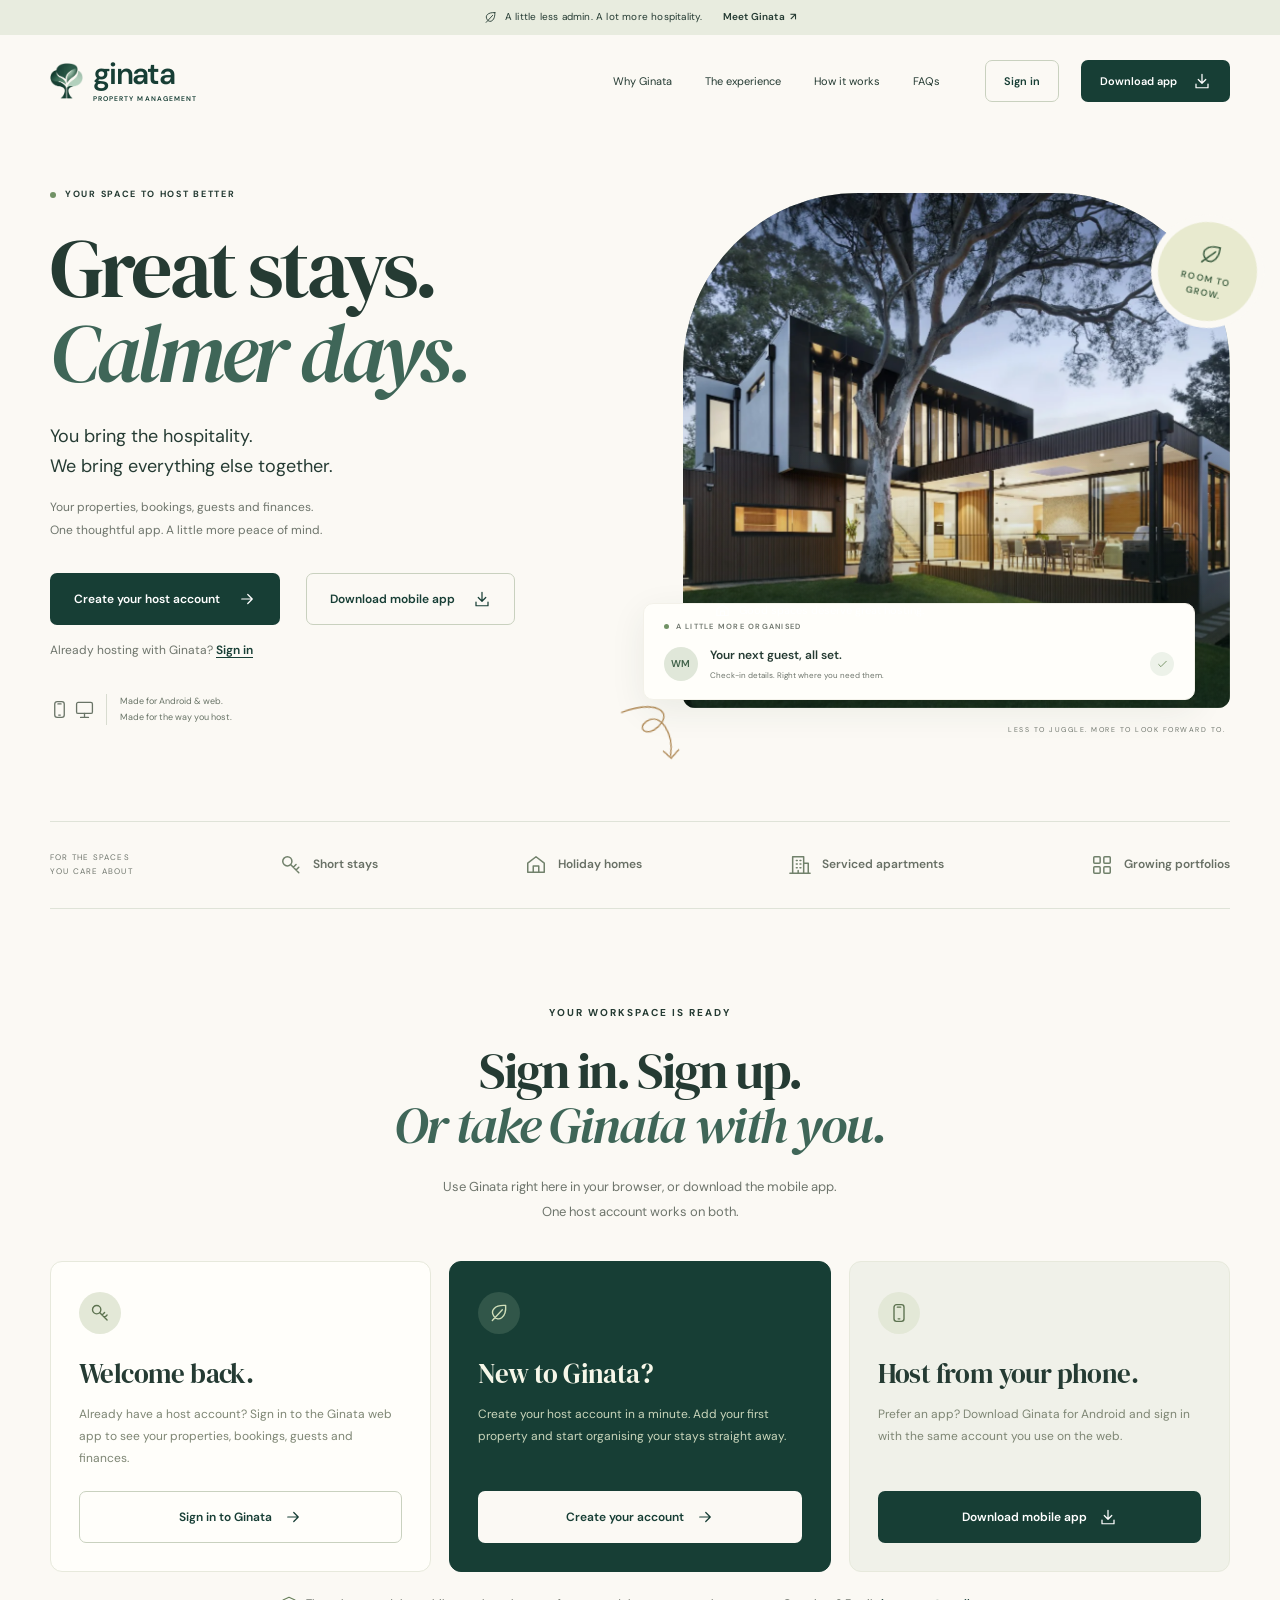
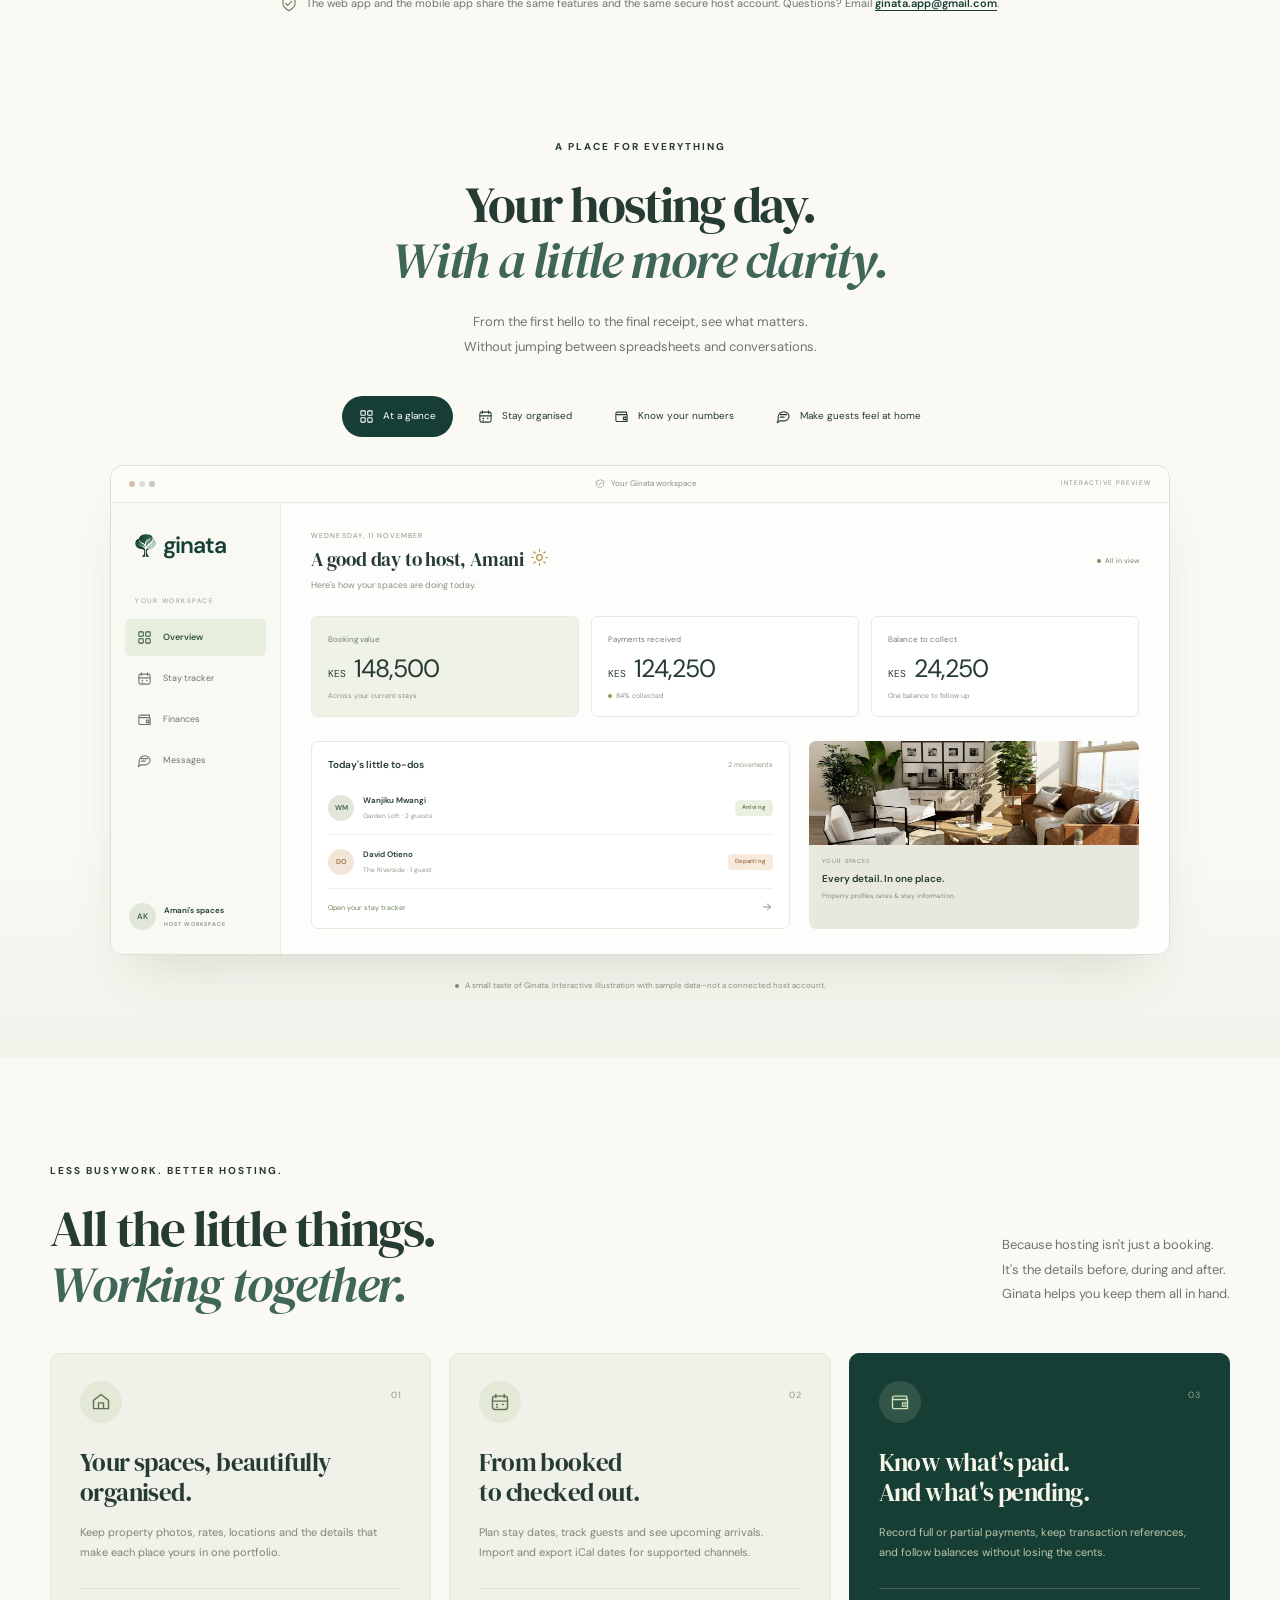
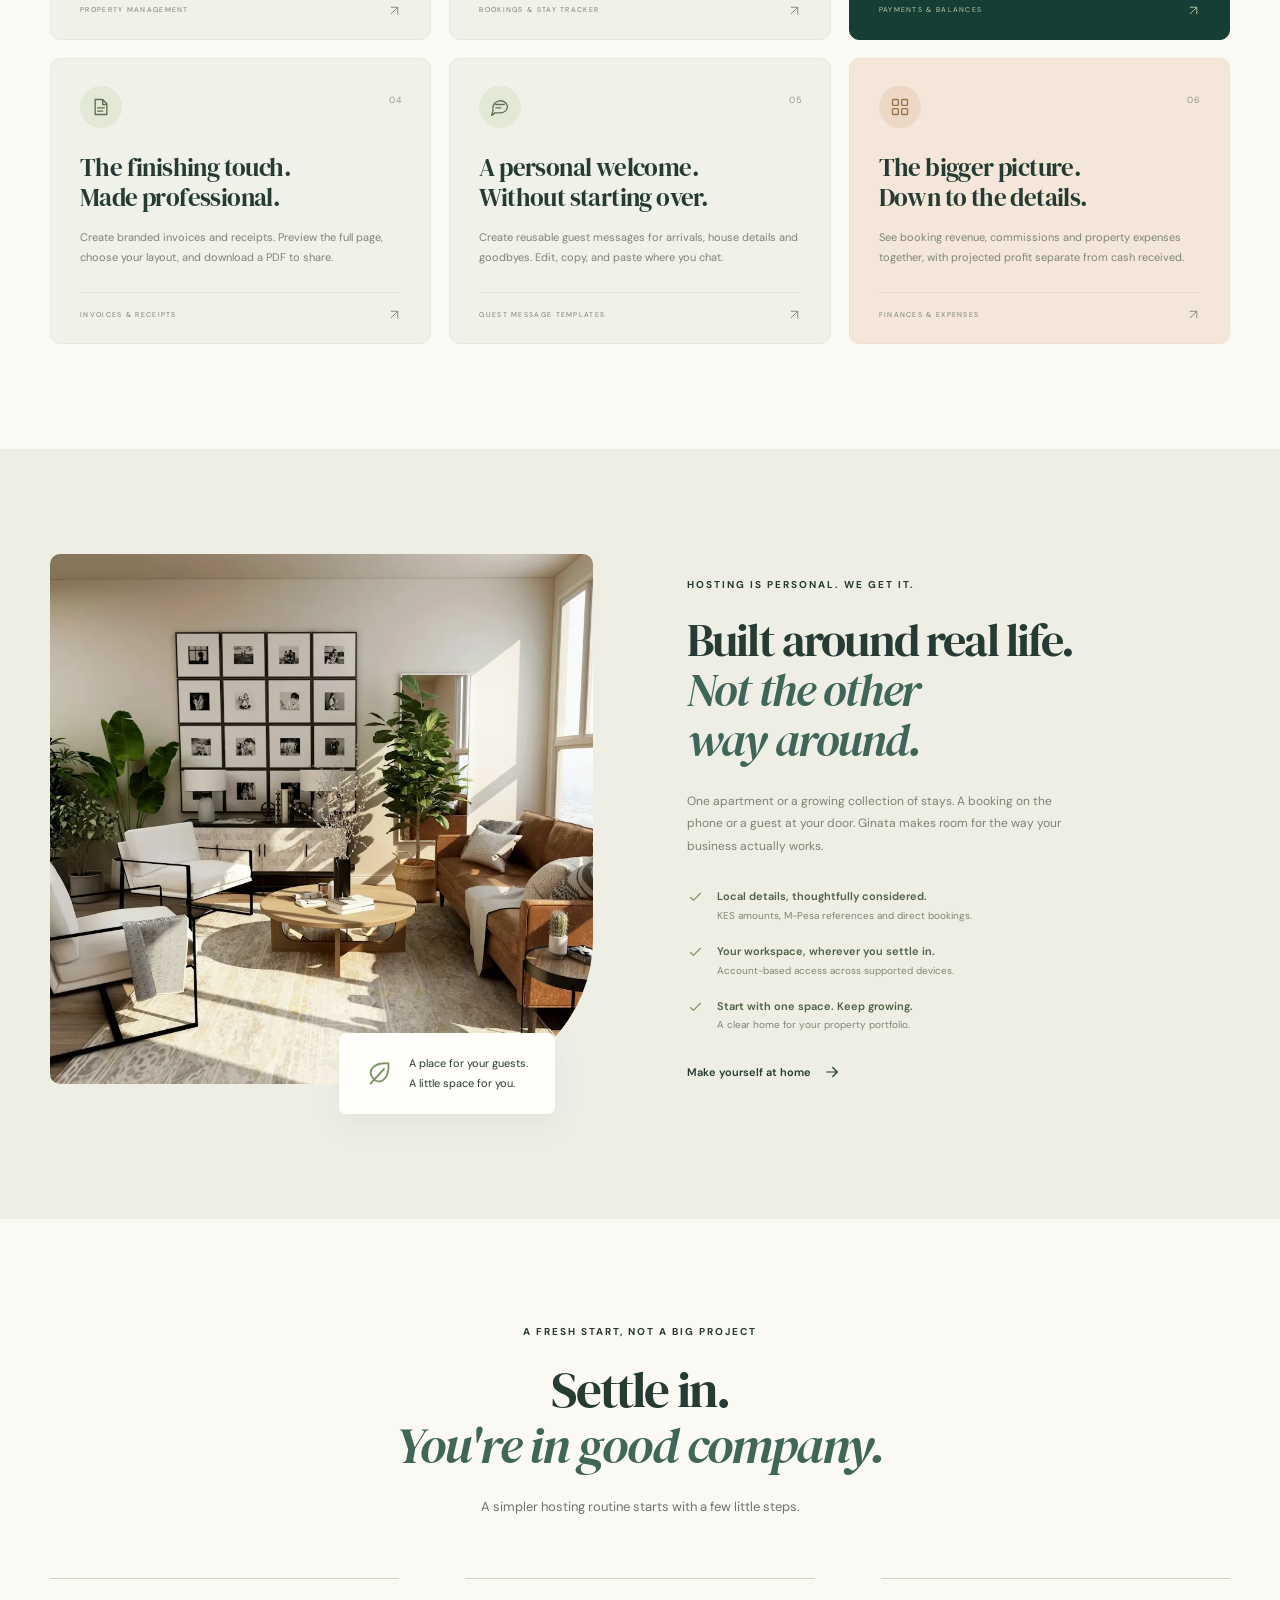
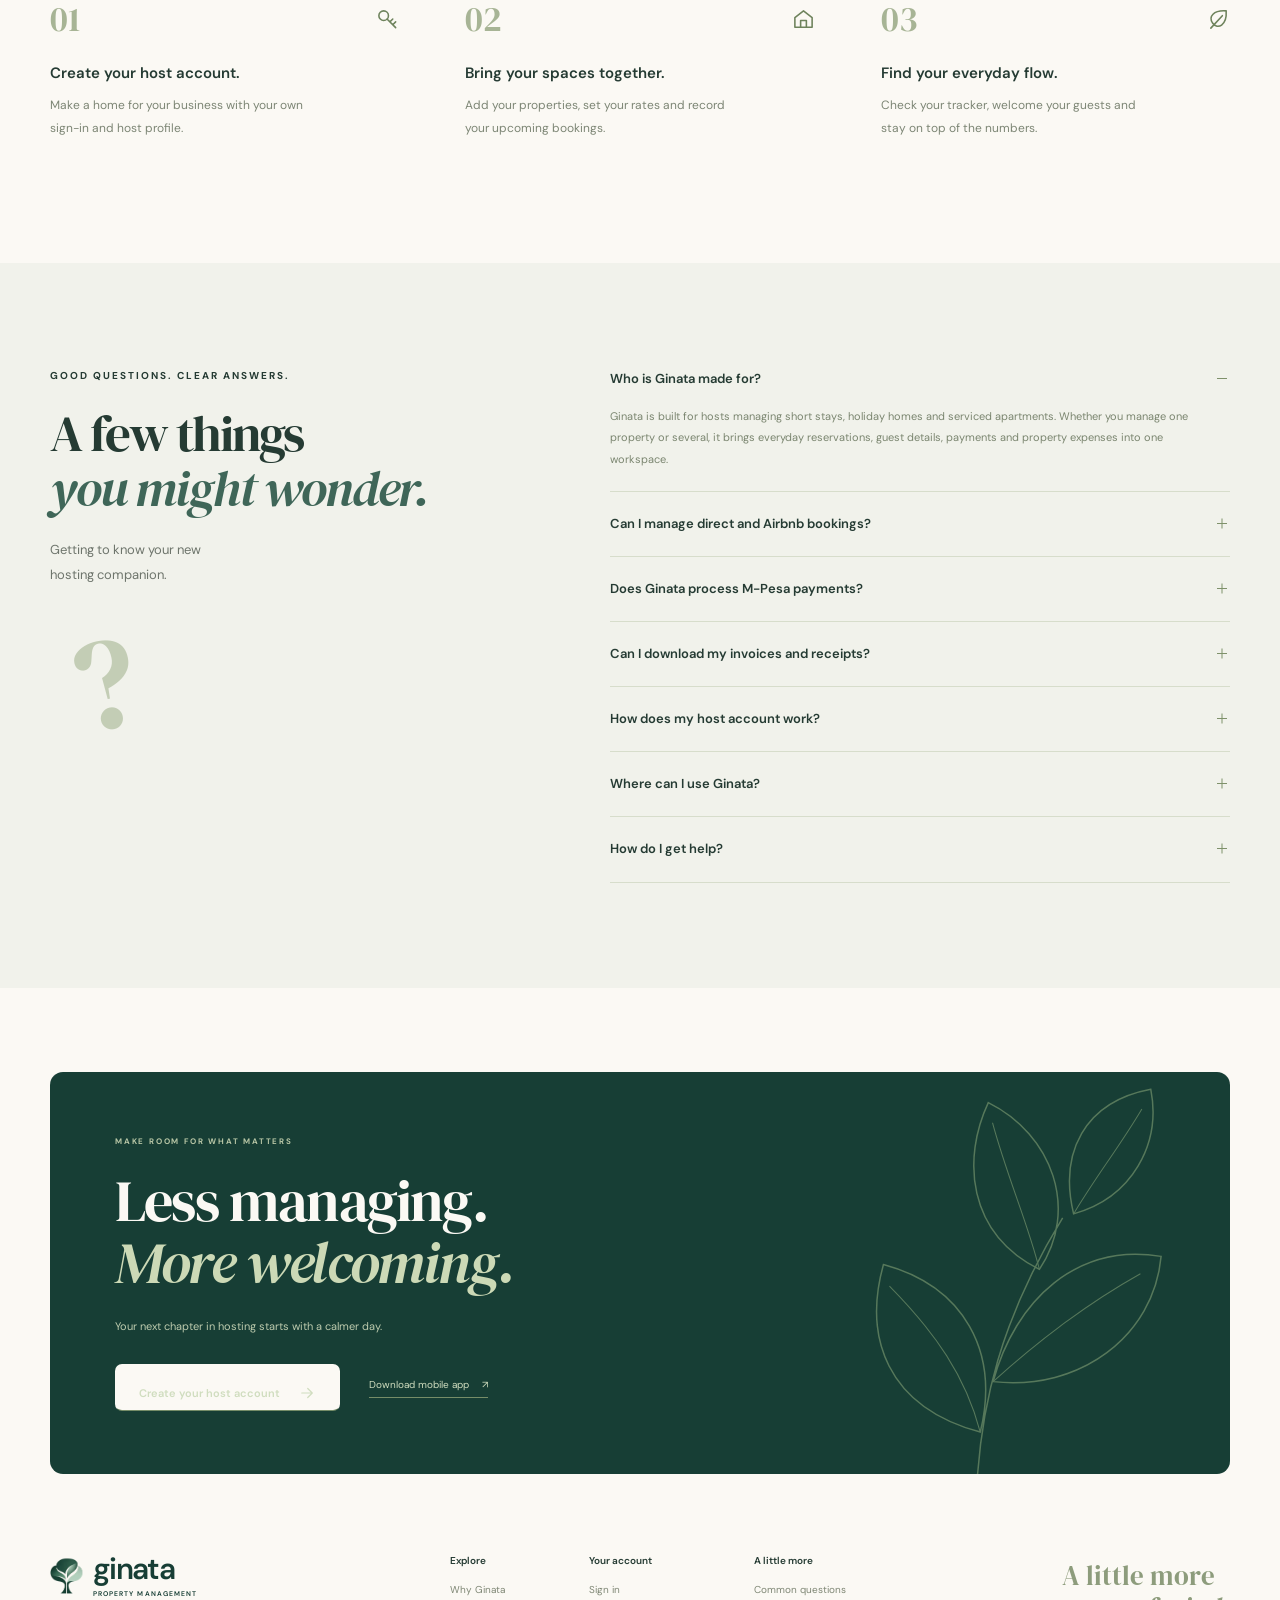
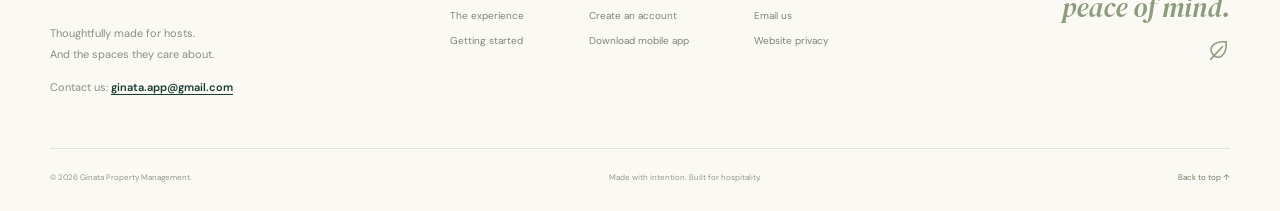
<file: ginata property website/index.html>
<!DOCTYPE html>
<html lang="en">
<head>
  <meta charset="UTF-8">
  <meta name="viewport" content="width=device-width, initial-scale=1.0">
  <meta name="theme-color" content="#173e35">
  <meta name="description" content="Meet Ginata: a calmer way to manage your properties, bookings, guest messages, payments and invoices. Thoughtfully made for short-stay hosts.">
  <meta property="og:title" content="Ginata — Great stays. Calmer days.">
  <meta property="og:description" content="Your properties, bookings and finances. Beautifully brought together. Discover a more thoughtful way to host.">
  <meta property="og:type" content="website">
  <title>Ginata — Great stays. Calmer days.</title>
  <link rel="icon" type="image/webp" href="assets/ginata-tree.webp">
  <link rel="preload" href="assets/dm-serif.ttf" as="font" type="font/ttf" crossorigin>
  <link rel="preload" href="assets/dm-sans-regular.ttf" as="font" type="font/ttf" crossorigin>
  <link rel="stylesheet" href="styles.css">
  <script src="script.js" defer></script>
</head>
<body>
  <a class="skip-link" href="#main">Skip to content</a>
  <svg class="icon-library" xmlns="http://www.w3.org/2000/svg" aria-hidden="true">
    <symbol id="i-arrow" viewBox="0 0 24 24"><path d="M5 12h14m-6-6 6 6-6 6"/></symbol>
    <symbol id="i-up-right" viewBox="0 0 24 24"><path d="M6 18 18 6M6 6h12v12"/></symbol>
    <symbol id="i-check" viewBox="0 0 24 24"><path d="m5 12 4 4L19 6"/></symbol>
    <symbol id="i-home" viewBox="0 0 24 24"><path d="m3 10 9-7 9 7v10H3ZM9 20v-7h6v7"/></symbol>
    <symbol id="i-calendar" viewBox="0 0 24 24"><rect x="3" y="5" width="18" height="16" rx="3"/><path d="M7 3v4m10-4v4M3 11h18m-13 4h1m6 0h1m-8 3h1"/></symbol>
    <symbol id="i-wallet" viewBox="0 0 24 24"><path d="M20 8V5H5a2 2 0 0 0 0 4h16v11H5a2 2 0 0 1-2-2V7m18 6h-6v4h6m-3-2h.1"/></symbol>
    <symbol id="i-message" viewBox="0 0 24 24"><path d="M21 11a8 8 0 0 1-8 8H6l-4 3 1.7-6A8 8 0 1 1 21 11Z"/><path d="M7 9h10M7 13h6"/></symbol>
    <symbol id="i-document" viewBox="0 0 24 24"><path d="M14 3H5v18h14V8Zm0 0v6h5M8 13h8m-8 4h6"/></symbol>
    <symbol id="i-grid" viewBox="0 0 24 24"><rect x="3" y="3" width="7" height="7" rx="1"/><rect x="14" y="3" width="7" height="7" rx="1"/><rect x="3" y="14" width="7" height="7" rx="1"/><rect x="14" y="14" width="7" height="7" rx="1"/></symbol>
    <symbol id="i-key" viewBox="0 0 24 24"><circle cx="8" cy="8" r="5"/><path d="m11.5 11.5 9 9m-3-3 3-3m-6 0 3-3"/></symbol>
    <symbol id="i-leaf" viewBox="0 0 24 24"><path d="M20 3C7 2 1 9 6 16s15 2 14-13ZM4 21 16 8"/></symbol>
    <symbol id="i-phone" viewBox="0 0 24 24"><rect x="6" y="2" width="12" height="20" rx="3"/><path d="M10 5h4m-3 14h2"/></symbol>
    <symbol id="i-monitor" viewBox="0 0 24 24"><rect x="2" y="3" width="20" height="14" rx="2"/><path d="M12 17v5m-5 0h10"/></symbol>
    <symbol id="i-shield" viewBox="0 0 24 24"><path d="M12 2 3 6v6c0 5 9 10 9 10s9-5 9-10V6Zm-5 9 3 3 6-6"/></symbol>
    <symbol id="i-copy" viewBox="0 0 24 24"><rect x="8" y="8" width="13" height="13" rx="2"/><path d="M16 8V3H3v13h5"/></symbol>
    <symbol id="i-chevron" viewBox="0 0 24 24"><path d="m9 5 7 7-7 7"/></symbol>
    <symbol id="i-sun" viewBox="0 0 24 24"><circle cx="12" cy="12" r="4"/><path d="M12 1v2m0 18v2M1 12h2m18 0h2M4 4l2 2m12 12 2 2M4 20l2-2M18 6l2-2"/></symbol>
    <symbol id="i-download" viewBox="0 0 24 24"><path d="M12 3v12m-5-5 5 5 5-5M4 16v5h16v-5"/></symbol>
    <symbol id="i-close" viewBox="0 0 24 24"><path d="m6 6 12 12M6 18 18 6"/></symbol>
    <symbol id="i-building" viewBox="0 0 24 24"><path d="M4 21V3h12v18M16 10h5v11M1 21h22M8 7h1m3 0h1m-5 4h1m3 0h1m-5 4h1m3 0h1m-3 6v-3"/></symbol>
  </svg>

  <div class="announcement"><svg class="icon"><use href="#i-leaf"/></svg> A little less admin. A lot more hospitality. <a href="#workspace">Meet Ginata <span aria-hidden="true">↗</span></a></div>
  <header class="site-header" id="site-header">
    <div class="container nav-container">
      <a class="brand" href="#" aria-label="Ginata home"><img src="assets/ginata-tree.webp" alt="" width="37" height="42"><span>ginata<small>PROPERTY MANAGEMENT</small></span></a>
      <button class="menu-toggle" type="button" aria-label="Open navigation" aria-expanded="false" aria-controls="site-nav"><span></span><span></span></button>
      <nav class="site-nav" id="site-nav" aria-label="Main navigation">
        <a href="#features">Why Ginata</a><a href="#workspace">The experience</a><a href="#how-it-works">How it works</a><a href="#faq">FAQs</a>
        <div class="nav-actions"><a class="button button-small button-outline" href="app/">Sign in</a><a class="button button-small button-dark" href="download.html">Download app <svg class="icon"><use href="#i-download"/></svg></a></div>
      </nav>
    </div>
  </header>

  <main id="main">
    <section class="hero container">
      <div class="hero-copy">
        <p class="eyebrow"><span class="status-dot"></span> YOUR SPACE TO HOST BETTER</p>
        <h1>Great stays.<br><em>Calmer days.</em></h1>
        <p class="hero-description">You bring the hospitality.<br>We bring everything else together.</p>
        <p class="hero-detail">Your properties, bookings, guests and finances.<br class="desktop-break"> One thoughtful app. A little more peace of mind.</p>
        <div class="hero-actions"><a class="button button-dark" href="app/?mode=signup">Create your host account <svg class="icon"><use href="#i-arrow"/></svg></a><a class="button button-outline" href="download.html">Download mobile app <svg class="icon"><use href="#i-download"/></svg></a></div>
        <p class="hero-signin">Already hosting with Ginata? <a class="contact-link" href="app/">Sign in</a></p>
        <div class="hero-footnote"><svg class="icon"><use href="#i-phone"/></svg><svg class="icon"><use href="#i-monitor"/></svg><span>Made for Android &amp; web.<br><strong>Made for the way you host.</strong></span></div>
      </div>
      <div class="hero-visual">
        <div class="hero-photo"><img src="assets/villa.webp" alt="A warmly lit contemporary home surrounded by trees at dusk" width="1600" height="1067" fetchpriority="high"><span class="photo-caption"><svg class="icon"><use href="#i-home"/></svg> Good spaces deserve great hosting.</span></div>
        <div class="orbit-label" aria-hidden="true"><svg class="icon"><use href="#i-leaf"/></svg><span>ROOM TO<br>GROW.</span></div>
        <div class="arrival-card floating-card"><div class="card-overline"><span class="status-dot"></span> A LITTLE MORE ORGANISED</div><div class="arrival-body"><span class="avatar avatar-sage">WM</span><div><strong>Your next guest, all set.</strong><span>Check-in details. Right where you need them.</span></div><span class="check-circle"><svg class="icon"><use href="#i-check"/></svg></span></div></div>
        <span class="hero-caption">LESS TO JUGGLE. MORE TO LOOK FORWARD TO.</span>
        <svg class="hero-scribble" viewBox="0 0 90 100" fill="none" aria-hidden="true"><path d="M5 7c56-8 78 18 49 34-20 12-33-5-15-12 25-10 36 29 24 59m-9-9 9 13 14-10" stroke="currentColor" stroke-width="2" stroke-linecap="round"/></svg>
      </div>
    </section>

    <section class="property-types container" aria-label="Who Ginata is for"><p>FOR THE SPACES<br>YOU CARE ABOUT</p><span><svg class="icon"><use href="#i-key"/></svg> Short stays</span><span><svg class="icon"><use href="#i-home"/></svg> Holiday homes</span><span><svg class="icon"><use href="#i-building"/></svg> Serviced apartments</span><span><svg class="icon"><use href="#i-grid"/></svg> Growing portfolios</span></section>

    <section class="account-section container" id="account" aria-labelledby="account-title">
      <div class="section-heading centered reveal"><p class="eyebrow">YOUR WORKSPACE IS READY</p><h2 id="account-title">Sign in. Sign up.<br><em>Or take Ginata with you.</em></h2><p>Use Ginata right here in your browser, or download the mobile app.<br>One host account works on both.</p></div>
      <div class="account-grid">
        <article class="account-card account-card-light reveal"><span class="feature-icon"><svg class="icon"><use href="#i-key"/></svg></span><h3>Welcome back.</h3><p>Already have a host account? Sign in to the Ginata web app to see your properties, bookings, guests and finances.</p><a class="button button-outline" href="app/">Sign in to Ginata <svg class="icon"><use href="#i-arrow"/></svg></a></article>
        <article class="account-card feature-green reveal"><span class="feature-icon"><svg class="icon"><use href="#i-leaf"/></svg></span><h3>New to Ginata?</h3><p>Create your host account in a minute. Add your first property and start organising your stays straight away.</p><a class="button button-cream" href="app/?mode=signup">Create your account <svg class="icon"><use href="#i-arrow"/></svg></a></article>
        <article class="account-card reveal"><span class="feature-icon"><svg class="icon"><use href="#i-phone"/></svg></span><h3>Host from your phone.</h3><p>Prefer an app? Download Ginata for Android and sign in with the same account you use on the web.</p><a class="button button-dark" href="download.html">Download mobile app <svg class="icon"><use href="#i-download"/></svg></a></article>
      </div>
      <p class="account-note"><svg class="icon"><use href="#i-shield"/></svg><span>The web app and the mobile app share the same features and the same secure host account. Questions? Email <a class="contact-link" href="mailto:ginata.app@gmail.com">ginata.app@gmail.com</a>.</span></p>
    </section>

    <section class="workspace-section section" id="workspace">
      <div class="container">
        <div class="section-heading centered reveal"><p class="eyebrow">A PLACE FOR EVERYTHING</p><h2>Your hosting day.<br><em>With a little more clarity.</em></h2><p>From the first hello to the final receipt, see what matters.<br>Without jumping between spreadsheets and conversations.</p></div>
        <div class="preview-tabs" role="tablist" aria-label="Explore Ginata features">
          <button id="tab-overview" role="tab" aria-selected="true" aria-controls="panel-overview" data-tab="overview"><svg class="icon"><use href="#i-grid"/></svg> At a glance</button>
          <button id="tab-calendar" role="tab" aria-selected="false" aria-controls="panel-calendar" tabindex="-1" data-tab="calendar"><svg class="icon"><use href="#i-calendar"/></svg> Stay organised</button>
          <button id="tab-finances" role="tab" aria-selected="false" aria-controls="panel-finances" tabindex="-1" data-tab="finances"><svg class="icon"><use href="#i-wallet"/></svg> Know your numbers</button>
          <button id="tab-messages" role="tab" aria-selected="false" aria-controls="panel-messages" tabindex="-1" data-tab="messages"><svg class="icon"><use href="#i-message"/></svg> Make guests feel at home</button>
        </div>
        <div class="app-preview reveal">
          <div class="preview-chrome"><div class="window-dots" aria-hidden="true"><i></i><i></i><i></i></div><span><svg class="icon"><use href="#i-shield"/></svg> Your Ginata workspace</span><span class="preview-label">INTERACTIVE PREVIEW</span></div>
          <div class="preview-layout">
            <aside class="preview-sidebar" aria-label="Preview navigation"><span class="preview-brand"><img src="assets/ginata-tree.webp" alt="" width="25" height="29"> ginata</span><small>YOUR WORKSPACE</small><button class="side-tab active" data-preview-target="overview"><svg class="icon"><use href="#i-grid"/></svg> Overview</button><button class="side-tab" data-preview-target="calendar"><svg class="icon"><use href="#i-calendar"/></svg> Stay tracker</button><button class="side-tab" data-preview-target="finances"><svg class="icon"><use href="#i-wallet"/></svg> Finances</button><button class="side-tab" data-preview-target="messages"><svg class="icon"><use href="#i-message"/></svg> Messages</button><div class="sidebar-bottom"><span class="avatar avatar-sage">AK</span><div>Amani's spaces<small>HOST WORKSPACE</small></div></div></aside>
            <div class="preview-main">
              <section class="preview-panel" id="panel-overview" role="tabpanel" aria-labelledby="tab-overview" tabindex="0">
                <div class="app-heading"><div><span class="app-eyebrow">WEDNESDAY, 11 NOVEMBER</span><h3>A good day to host, Amani <svg class="icon sun-icon"><use href="#i-sun"/></svg></h3><p>Here's how your spaces are doing today.</p></div><span class="app-status"><span class="status-dot"></span> All in view</span></div>
                <div class="metrics"><div><span>Booking value</span><strong><small>KES</small> 148,500</strong><p>Across your current stays</p></div><div><span>Payments received</span><strong><small>KES</small> 124,250</strong><p><i class="tiny-dot"></i> 84% collected</p></div><div><span>Balance to collect</span><strong><small>KES</small> 24,250</strong><p>One balance to follow up</p></div></div>
                <div class="app-columns"><div class="today-card"><div class="mini-heading"><h4>Today's little to-dos</h4><span>2 movements</span></div><div class="guest-row"><span class="avatar avatar-sage">WM</span><div><strong>Wanjiku Mwangi</strong><span>Garden Loft · 2 guests</span></div><span class="tag tag-green">Arriving</span></div><div class="guest-row"><span class="avatar avatar-peach">DO</span><div><strong>David Otieno</strong><span>The Riverside · 1 guest</span></div><span class="tag tag-peach">Departing</span></div><button class="mini-link" data-preview-target="calendar">Open your stay tracker <svg class="icon"><use href="#i-arrow"/></svg></button></div><div class="property-preview"><img src="assets/interior.webp" alt="An airy living room with natural finishes" loading="lazy" width="600" height="400"><div><span>YOUR SPACES</span><strong>Every detail. In one place.</strong><small>Property profiles, rates &amp; stay information.</small></div></div></div>
              </section>
              <section class="preview-panel" id="panel-calendar" role="tabpanel" aria-labelledby="tab-calendar" tabindex="0" hidden>
                <div class="app-heading"><div><span class="app-eyebrow">ROOM FOR A CLEARER PLAN</span><h3>Know who's coming. And going.</h3><p>Try selecting a date in this sample calendar.</p></div><span class="tag tag-green">Stay tracker</span></div>
                <div class="calendar-layout"><div class="calendar-card"><div class="mini-heading"><button class="icon-button" id="previous-month" aria-label="Previous month"><svg class="icon rotate"><use href="#i-chevron"/></svg></button><h4 id="calendar-month">November 2026</h4><button class="icon-button" id="next-month" aria-label="Next month"><svg class="icon"><use href="#i-chevron"/></svg></button></div><div class="calendar-weekdays" aria-hidden="true"><span>M</span><span>T</span><span>W</span><span>T</span><span>F</span><span>S</span><span>S</span></div><div class="calendar-grid" id="calendar-days" aria-label="Choose a date"></div><div class="calendar-legend"><i></i> Sample stay dates <span>Click a day to explore</span></div></div><div class="day-detail" aria-live="polite"><span class="app-eyebrow" id="selected-date">WEDNESDAY, 11 NOVEMBER</span><h4 id="day-title">Two moments to plan for.</h4><div id="day-events"></div><p class="demo-hint">In the app, your tracker brings arrivals, departures and outstanding payments together.</p></div></div>
              </section>
              <section class="preview-panel" id="panel-finances" role="tabpanel" aria-labelledby="tab-finances" tabindex="0" hidden>
                <div class="app-heading"><div><span class="app-eyebrow">THE NUMBERS, WITHOUT THE GUESSWORK</span><h3>A clearer picture of your money.</h3><p>Explore the sample financial breakdown.</p></div><label class="property-select">Property<select id="finance-property"><option value="all">All properties</option><option value="garden">Garden Loft</option><option value="riverside">The Riverside</option><option value="palm">Palm Cottage</option></select></label></div>
                <div class="finance-layout"><div class="finance-card"><span>Projected host profit</span><strong id="finance-profit">KES 119,000</strong><p>Booking value minus commissions &amp; expenses.</p><div class="finance-bars" aria-hidden="true"><i style="--height:34%"></i><i style="--height:53%"></i><i style="--height:43%"></i><i style="--height:71%"></i><i style="--height:61%"></i><i style="--height:87%"></i><i style="--height:76%"></i><i style="--height:100%"></i></div><small>Illustrative chart · not historical earnings</small></div><div class="finance-breakdown"><h4>Every amount, accounted for.</h4><dl><div><dt>Booking value</dt><dd id="finance-gross">KES 148,500</dd></div><div><dt>Agent commissions</dt><dd id="finance-commission">− KES 7,000</dd></div><div><dt>Property expenses</dt><dd id="finance-expenses">− KES 22,500</dd></div><div class="total-row"><dt>Payments received</dt><dd id="finance-paid">KES 124,250</dd></div><div><dt>Balance to collect</dt><dd id="finance-balance">KES 24,250</dd></div></dl><span class="finance-note"><svg class="icon"><use href="#i-document"/></svg> Profit and cash collected are shown separately.</span></div></div>
              </section>
              <section class="preview-panel" id="panel-messages" role="tabpanel" aria-labelledby="tab-messages" tabindex="0" hidden>
                <div class="app-heading"><div><span class="app-eyebrow">THOUGHTFUL WORDS. READY WHEN YOU ARE.</span><h3>A warmer welcome, on repeat.</h3><p>Choose a template. Make it yours. Copy and send.</p></div></div>
                <div class="message-layout"><div class="message-options" aria-label="Sample message templates"><button class="message-option selected" data-message="welcome" aria-pressed="true"><svg class="icon"><use href="#i-home"/></svg><span>A warm welcome<small>Before your guest arrives</small></span></button><button class="message-option" data-message="checkin" aria-pressed="false"><svg class="icon"><use href="#i-key"/></svg><span>Check-in made simple<small>All the practical details</small></span></button><button class="message-option" data-message="checkout" aria-pressed="false"><svg class="icon"><use href="#i-sun"/></svg><span>Until next time<small>A thoughtful farewell</small></span></button></div><div class="message-editor"><div class="mini-heading"><h4 id="message-title">A warm welcome</h4><span class="tag tag-green">READY TO PERSONALISE</span></div><label class="sr-only" for="message-content">Edit sample guest message</label><textarea id="message-content" spellcheck="true">Hi [Guest name], we're so happy you'll be staying with us at [Property name]! Your space will be ready from [Check-in time] on [Date]. We'll send your arrival details before your stay. If you have any questions, just ask. See you soon!</textarea><div class="message-footer"><small>Replace the [placeholders] before sending.</small><button class="button button-small button-dark" id="copy-message"><svg class="icon"><use href="#i-copy"/></svg> Copy message</button></div><span id="copy-status" class="copy-status" role="status"></span></div></div>
              </section>
            </div>
          </div>
        </div>
        <p class="preview-disclaimer"><span class="status-dot"></span> A small taste of Ginata. Interactive illustration with sample data—not a connected host account.</p>
      </div>
    </section>

    <section class="features-section section container" id="features">
      <div class="section-heading split-heading reveal"><div><p class="eyebrow">LESS BUSYWORK. BETTER HOSTING.</p><h2>All the little things.<br><em>Working together.</em></h2></div><p>Because hosting isn't just a booking.<br>It's the details before, during and after.<br>Ginata helps you keep them all in hand.</p></div>
      <div class="feature-grid">
        <article class="feature-card reveal"><span class="feature-icon"><svg class="icon"><use href="#i-home"/></svg></span><span class="feature-number">01</span><h3>Your spaces, beautifully organised.</h3><p>Keep property photos, rates, locations and the details that make each place yours in one portfolio.</p><div class="feature-bottom"><span>PROPERTY MANAGEMENT</span><svg class="icon"><use href="#i-up-right"/></svg></div></article>
        <article class="feature-card reveal"><span class="feature-icon"><svg class="icon"><use href="#i-calendar"/></svg></span><span class="feature-number">02</span><h3>From booked<br>to checked out.</h3><p>Plan stay dates, track guests and see upcoming arrivals. Import and export iCal dates for supported channels.</p><div class="feature-bottom"><span>BOOKINGS &amp; STAY TRACKER</span><svg class="icon"><use href="#i-up-right"/></svg></div></article>
        <article class="feature-card feature-green reveal"><span class="feature-icon"><svg class="icon"><use href="#i-wallet"/></svg></span><span class="feature-number">03</span><h3>Know what's paid.<br>And what's pending.</h3><p>Record full or partial payments, keep transaction references, and follow balances without losing the cents.</p><div class="feature-bottom"><span>PAYMENTS &amp; BALANCES</span><svg class="icon"><use href="#i-up-right"/></svg></div></article>
        <article class="feature-card reveal"><span class="feature-icon"><svg class="icon"><use href="#i-document"/></svg></span><span class="feature-number">04</span><h3>The finishing touch.<br>Made professional.</h3><p>Create branded invoices and receipts. Preview the full page, choose your layout, and download a PDF to share.</p><div class="feature-bottom"><span>INVOICES &amp; RECEIPTS</span><svg class="icon"><use href="#i-up-right"/></svg></div></article>
        <article class="feature-card reveal"><span class="feature-icon"><svg class="icon"><use href="#i-message"/></svg></span><span class="feature-number">05</span><h3>A personal welcome.<br>Without starting over.</h3><p>Create reusable guest messages for arrivals, house details and goodbyes. Edit, copy, and paste where you chat.</p><div class="feature-bottom"><span>GUEST MESSAGE TEMPLATES</span><svg class="icon"><use href="#i-up-right"/></svg></div></article>
        <article class="feature-card feature-peach reveal"><span class="feature-icon"><svg class="icon"><use href="#i-grid"/></svg></span><span class="feature-number">06</span><h3>The bigger picture.<br>Down to the details.</h3><p>See booking revenue, commissions and property expenses together, with projected profit separate from cash received.</p><div class="feature-bottom"><span>FINANCES &amp; EXPENSES</span><svg class="icon"><use href="#i-up-right"/></svg></div></article>
      </div>
    </section>

    <section class="host-section section" id="for-hosts"><div class="container host-layout"><div class="host-image reveal"><img src="assets/interior.webp" alt="A welcoming sunlit lounge with soft seating and natural textures" width="1200" height="800" loading="lazy"><div class="image-note"><svg class="icon"><use href="#i-leaf"/></svg><span>A place for your guests.<br><strong>A little space for you.</strong></span></div></div><div class="host-copy reveal"><p class="eyebrow">HOSTING IS PERSONAL. WE GET IT.</p><h2>Built around real life.<br><em>Not the other<br>way around.</em></h2><p>One apartment or a growing collection of stays. A booking on the phone or a guest at your door. Ginata makes room for the way your business actually works.</p><ul class="check-list"><li><svg class="icon"><use href="#i-check"/></svg><span><strong>Local details, thoughtfully considered.</strong><br>KES amounts, M-Pesa references and direct bookings.</span></li><li><svg class="icon"><use href="#i-check"/></svg><span><strong>Your workspace, wherever you settle in.</strong><br>Account-based access across supported devices.</span></li><li><svg class="icon"><use href="#i-check"/></svg><span><strong>Start with one space. Keep growing.</strong><br>A clear home for your property portfolio.</span></li></ul><a class="text-link" href="#how-it-works">Make yourself at home <svg class="icon"><use href="#i-arrow"/></svg></a></div></div></section>

    <section class="steps-section section container" id="how-it-works"><div class="section-heading centered reveal"><p class="eyebrow">A FRESH START, NOT A BIG PROJECT</p><h2>Settle in.<br><em>You're in good company.</em></h2><p>A simpler hosting routine starts with a few little steps.</p></div><ol class="steps"><li class="reveal"><div class="step-top"><span>01</span><svg class="icon"><use href="#i-key"/></svg></div><h3>Create your host account.</h3><p>Make a home for your business with your own sign-in and host profile.</p></li><li class="reveal"><div class="step-top"><span>02</span><svg class="icon"><use href="#i-home"/></svg></div><h3>Bring your spaces together.</h3><p>Add your properties, set your rates and record your upcoming bookings.</p></li><li class="reveal"><div class="step-top"><span>03</span><svg class="icon"><use href="#i-leaf"/></svg></div><h3>Find your everyday flow.</h3><p>Check your tracker, welcome your guests and stay on top of the numbers.</p></li></ol></section>

    <section class="faq-section section" id="faq"><div class="container faq-layout"><div class="section-heading reveal"><p class="eyebrow">GOOD QUESTIONS. CLEAR ANSWERS.</p><h2>A few things<br><em>you might wonder.</em></h2><p>Getting to know your new<br>hosting companion.</p><span class="faq-decoration" aria-hidden="true">?</span></div><div class="faq-list reveal">
      <details open><summary>Who is Ginata made for?<span aria-hidden="true"></span></summary><p>Ginata is built for hosts managing short stays, holiday homes and serviced apartments. Whether you manage one property or several, it brings everyday reservations, guest details, payments and property expenses into one workspace.</p></details>
      <details><summary>Can I manage direct and Airbnb bookings?<span aria-hidden="true"></span></summary><p>Yes. You can record bookings from different sources, including direct, phone and Airbnb stays. Ginata supports iCal calendar import and export for supported channels. iCal shares availability dates; it is not an instant, full reservation or messaging integration.</p></details>
      <details><summary>Does Ginata process M-Pesa payments?<span aria-hidden="true"></span></summary><p>Ginata lets you record payments received through M-Pesa, bank transfer, cash or card, attach the actual transaction reference and track the remaining balance. Recording a payment is not the same as collecting it through a payment gateway. Host checks are labeled as manual verification.</p></details>
      <details><summary>Can I download my invoices and receipts?<span aria-hidden="true"></span></summary><p>Yes. You can create invoices and receipts, choose document layouts, preview PDFs with zoom controls and download them to your device. Your documents include the relevant host, guest, payment and booking details.</p></details>
      <details><summary>How does my host account work?<span aria-hidden="true"></span></summary><p>You have your own host account and account-based workspace. The native app uses secure device storage for session credentials, and signing out revokes that device's session. Email confirmation is available when enabled on the hosted service. Always use HTTPS and sign out on shared devices.</p></details>
      <details><summary>Where can I use Ginata?<span aria-hidden="true"></span></summary><p>Sign in or create an account in the Ginata web app straight from this website, or download the Android app from the download page. Both use the same host account and the same features. The Android build is a preview release that you install directly, not yet a Play Store listing.</p></details>
      <details><summary>How do I get help?<span aria-hidden="true"></span></summary><p>Email the Ginata team at <a class="contact-link" href="mailto:ginata.app@gmail.com">ginata.app@gmail.com</a>. Please never send passwords, ID documents or payment details by email.</p></details>
    </div></div></section>

    <section class="closing-section container"><div class="closing-card reveal"><div class="closing-copy"><p class="eyebrow">MAKE ROOM FOR WHAT MATTERS</p><h2>Less managing.<br><em>More welcoming.</em></h2><p>Your next chapter in hosting starts with a calmer day.</p><div class="closing-actions"><a class="button button-cream" href="app/?mode=signup">Create your host account <svg class="icon"><use href="#i-arrow"/></svg></a><a href="download.html">Download mobile app <span aria-hidden="true">↗</span></a></div></div><svg class="botanical" viewBox="0 0 360 440" fill="none" aria-hidden="true"><path d="M167 446c-15-95-10-184 31-294M158 378C61 371 25 307 31 232c83 6 131 63 127 146Zm3-52c87-7 149-75 141-155-85 2-135 71-141 155Zm24-119C107 185 88 113 103 53c69 19 110 88 82 154Zm23-61C262 119 281 61 260 9c-63 25-78 80-52 137Z" stroke="currentColor" stroke-width="1.5"/><path d="M41 252c54 37 92 74 117 126m127-186c-52 44-91 90-124 134M111 72c25 51 54 92 74 135m70-177c-15 42-31 72-47 116" stroke="currentColor" stroke-width="1"/></svg></div></section>
  </main>

  <footer class="site-footer container"><div class="footer-top"><div><a class="brand" href="#" aria-label="Ginata home"><img src="assets/ginata-tree.webp" alt="" width="37" height="42"><span>ginata<small>PROPERTY MANAGEMENT</small></span></a><p>Thoughtfully made for hosts.<br>And the spaces they care about.</p><p class="footer-contact">Contact us: <a class="contact-link" href="mailto:ginata.app@gmail.com">ginata.app@gmail.com</a></p></div><div class="footer-links"><div><h3>Explore</h3><a href="#features">Why Ginata</a><a href="#workspace">The experience</a><a href="#how-it-works">Getting started</a></div><div><h3>Your account</h3><a href="app/">Sign in</a><a href="app/?mode=signup">Create an account</a><a href="download.html">Download mobile app</a></div><div><h3>A little more</h3><a href="#faq">Common questions</a><a href="mailto:ginata.app@gmail.com">Email us</a><button type="button" id="privacy-button">Website privacy</button></div></div><span class="footer-signoff">A little more<br><em>peace of mind.</em><svg class="icon"><use href="#i-leaf"/></svg></span></div><div class="footer-bottom"><span>© <span id="year">2026</span> Ginata Property Management.</span><span>Made with intention. Built for hospitality.</span><a href="#main">Back to top ↑</a></div></footer>

  <dialog class="privacy-dialog" id="privacy-dialog" aria-labelledby="privacy-title"><button class="dialog-close icon-button" type="button" data-close-dialog aria-label="Close privacy information"><svg class="icon"><use href="#i-close"/></svg></button><p class="eyebrow">A NOTE ON THIS WEBSITE</p><h2 id="privacy-title">Your visit.<br><em>Simply explained.</em></h2><p>This promotional website does not include analytics, advertising trackers or a mailing-list form. Sign-in and account creation happen inside the Ginata web app, which connects securely to the Ginata service. Images and fonts are served locally. Your hosting provider may keep standard request logs.</p><p>The interactive workspace uses fictional sample data. Changes you make in the preview stay in the current page and are not sent to a server. The copy button writes the message you choose to your clipboard.</p><p>This is website information, not a privacy policy for the Ginata app. The app connects to its hosted service when you sign in. Questions: <a class="contact-link" href="mailto:ginata.app@gmail.com">ginata.app@gmail.com</a>.</p><p class="image-credit">Property photography sourced from Unsplash. Images illustrate the hosting experience and are not Ginata-owned rental listings.</p></dialog>
  <noscript><div class="noscript-note">JavaScript is off. You can still explore the site and FAQs. <a href="app/">Sign in</a> · <a href="download.html">Download the mobile app</a>.</div></noscript>
</body>
</html>
</file>
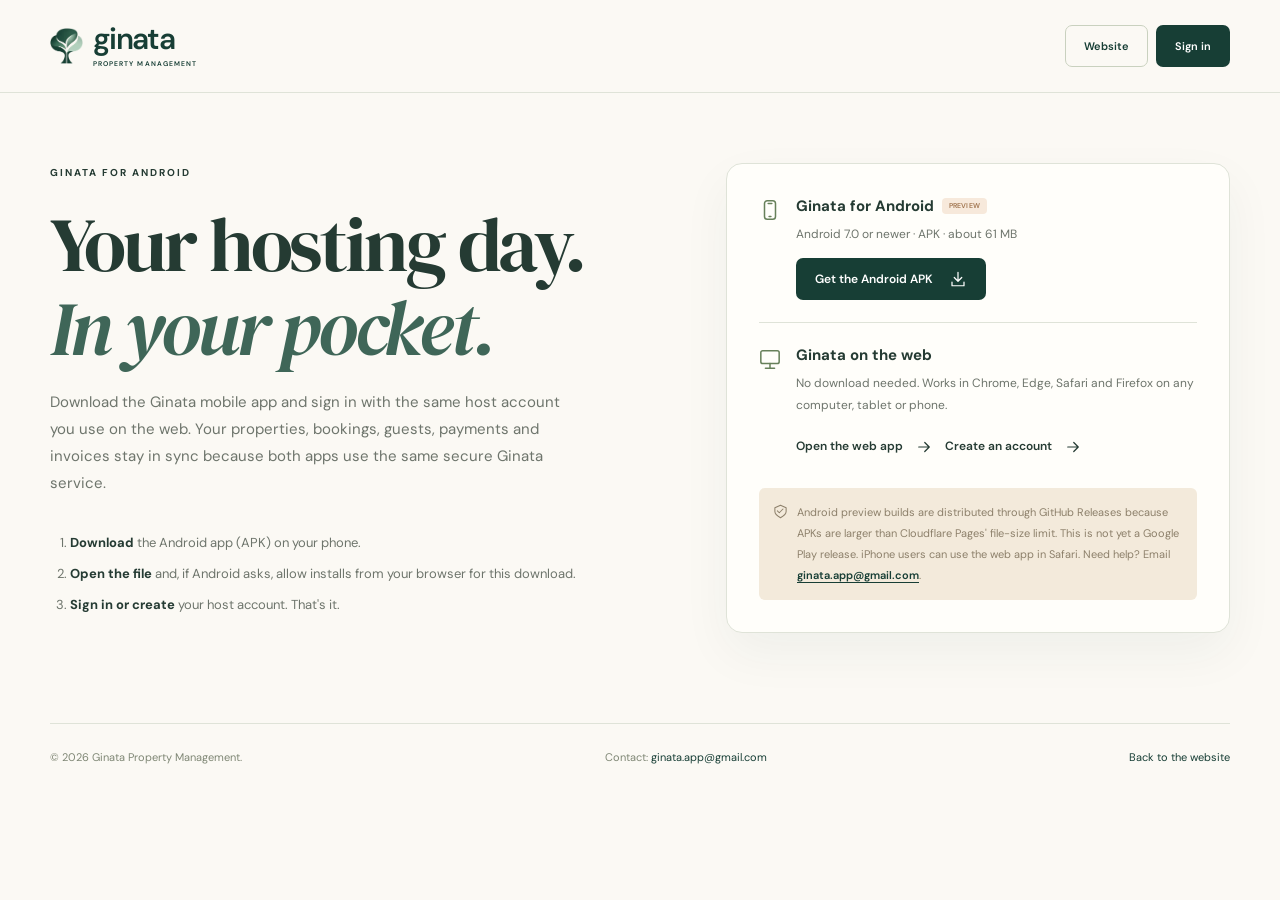
<file: ginata property website/download.html>
<!DOCTYPE html>
<html lang="en">
<head>
  <meta charset="UTF-8">
  <meta name="viewport" content="width=device-width, initial-scale=1.0">
  <meta name="theme-color" content="#173e35">
  <meta name="description" content="Download the Ginata mobile app for Android, or sign in to the Ginata web app.">
  <title>Download Ginata — Mobile app</title>
  <link rel="icon" type="image/webp" href="assets/ginata-tree.webp">
  <link rel="preload" href="assets/dm-serif.ttf" as="font" type="font/ttf" crossorigin>
  <link rel="stylesheet" href="styles.css">
</head>
<body>
  <svg class="icon-library" xmlns="http://www.w3.org/2000/svg" aria-hidden="true">
    <symbol id="i-arrow" viewBox="0 0 24 24"><path d="M5 12h14m-6-6 6 6-6 6"/></symbol>
    <symbol id="i-phone" viewBox="0 0 24 24"><rect x="6" y="2" width="12" height="20" rx="3"/><path d="M10 5h4m-3 14h2"/></symbol>
    <symbol id="i-monitor" viewBox="0 0 24 24"><rect x="2" y="3" width="20" height="14" rx="2"/><path d="M12 17v5m-5 0h10"/></symbol>
    <symbol id="i-shield" viewBox="0 0 24 24"><path d="M12 2 3 6v6c0 5 9 10 9 10s9-5 9-10V6Zm-5 9 3 3 6-6"/></symbol>
    <symbol id="i-download" viewBox="0 0 24 24"><path d="M12 3v12m-5-5 5 5 5-5M4 16v5h16v-5"/></symbol>
  </svg>
  <header class="site-header scrolled">
    <div class="container nav-container">
      <a class="brand" href="index.html" aria-label="Ginata home"><img src="assets/ginata-tree.webp" alt="" width="37" height="42"><span>ginata<small>PROPERTY MANAGEMENT</small></span></a>
      <nav class="download-nav" aria-label="Download page navigation"><a class="button button-small button-outline" href="index.html">Website</a><a class="button button-small button-dark" href="app/">Sign in</a></nav>
    </div>
  </header>

  <main id="main" class="download-page container">
    <div class="download-hero">
      <div>
        <p class="eyebrow">GINATA FOR ANDROID</p>
        <h1>Your hosting day.<br><em>In your pocket.</em></h1>
        <p class="lead">Download the Ginata mobile app and sign in with the same host account you use on the web. Your properties, bookings, guests, payments and invoices stay in sync because both apps use the same secure Ginata service.</p>
        <ol class="install-steps">
          <li><strong>Download</strong> the Android app (APK) on your phone.</li>
          <li><strong>Open the file</strong> and, if Android asks, allow installs from your browser for this download.</li>
          <li><strong>Sign in or create</strong> your host account. That's it.</li>
        </ol>
      </div>
      <div class="download-card">
        <div class="download-option"><svg class="icon"><use href="#i-phone"/></svg><div><h3>Ginata for Android <span class="tag tag-peach">PREVIEW</span></h3><p>Android 7.0 or newer · APK · about 61 MB</p><a class="button button-dark button-small" id="apk-download" href="https://github.com/ginataapp-debug/Ginata.application/releases">Get the Android APK <svg class="icon"><use href="#i-download"/></svg></a></div></div>
        <div class="download-option"><svg class="icon"><use href="#i-monitor"/></svg><div><h3>Ginata on the web</h3><p>No download needed. Works in Chrome, Edge, Safari and Firefox on any computer, tablet or phone.</p><a class="text-link" href="app/">Open the web app <svg class="icon"><use href="#i-arrow"/></svg></a> &nbsp; <a class="text-link" href="app/?mode=signup">Create an account <svg class="icon"><use href="#i-arrow"/></svg></a></div></div>
        <p class="download-notice"><svg class="icon"><use href="#i-shield"/></svg><span>Android preview builds are distributed through GitHub Releases because APKs are larger than Cloudflare Pages' file-size limit. This is not yet a Google Play release. iPhone users can use the web app in Safari. Need help? Email <a class="contact-link" href="mailto:ginata.app@gmail.com">ginata.app@gmail.com</a>.</span></p>
      </div>
    </div>
  </main>

  <footer class="container simple-footer"><span>© 2026 Ginata Property Management.</span><span>Contact: <a href="mailto:ginata.app@gmail.com">ginata.app@gmail.com</a></span><a href="index.html">Back to the website</a></footer>
</body>
</html>
</file>
<file: ginata property website/styles.css>
@font-face{font-family:"DM Sans";font-style:normal;font-weight:400 500;font-display:swap;src:url("assets/dm-sans-regular.ttf") format("truetype")}
@font-face{font-family:"DM Sans";font-style:normal;font-weight:600;font-display:swap;src:url("assets/dm-sans-semibold.ttf") format("truetype")}
@font-face{font-family:"DM Sans";font-style:normal;font-weight:700;font-display:swap;src:url("assets/dm-sans-bold.ttf") format("truetype")}
@font-face{font-family:"DM Serif Display";font-style:normal;font-weight:400;font-display:swap;src:url("assets/dm-serif.ttf") format("truetype")}
@font-face{font-family:"DM Serif Display";font-style:italic;font-weight:400;font-display:swap;src:url("assets/dm-serif-italic.ttf") format("truetype")}

:root{--cream:#fbf9f4;--paper:#fffefa;--green:#173e35;--green-mid:#3f6658;--sage:#e9eee4;--sage-dark:#5a745e;--ink:#253b33;--muted:#6e756c;--line:#dfE3d8;--peach:#f4e7da;--gold:#ad8652;--serif:"DM Serif Display",Georgia,serif;--sans:"DM Sans",Arial,sans-serif;--radius:18px}
*{box-sizing:border-box}
html{scroll-behavior:smooth;scroll-padding-top:108px}
body{margin:0;background:var(--cream);color:var(--ink);font-family:var(--sans);font-size:15px;line-height:1.65;-webkit-font-smoothing:antialiased}
body.modal-open{overflow:hidden}
button,input,textarea,select{font:inherit}
button,a,input,textarea,select{-webkit-tap-highlight-color:transparent}
button,a{touch-action:manipulation}
button{cursor:pointer}
button{color:inherit}
a{color:inherit;text-decoration:none}
img{display:block;max-width:100%;height:auto}
button{border:0}
button:disabled{cursor:not-allowed}
button:focus-visible,a:focus-visible,summary:focus-visible,textarea:focus-visible,select:focus-visible,[tabindex]:focus-visible{outline:3px solid #a98a48;outline-offset:5px}
::selection{color:var(--green);background:#dce6bf}
h1,h2,h3,h4,p{margin:0}
h1,h2{font-family:var(--serif);font-weight:400;letter-spacing:-.04em;line-height:1.08}
h1 em,h2 em{font-weight:400;color:var(--green-mid)}
h2{font-size:clamp(38px,4vw,56px)}
h3,h4{line-height:1.35}
[hidden]{display:none!important}
.container{width:min(1180px,calc(100% - 96px));margin-inline:auto}
.section{padding-block:105px}
.icon{width:22px;height:22px;flex:0 0 auto;fill:none;stroke:currentColor;stroke-width:1.65;stroke-linecap:round;stroke-linejoin:round;vertical-align:middle}
.icon-library{width:0;height:0;position:absolute;overflow:hidden;pointer-events:none}
.eyebrow{font-size:10px;letter-spacing:2px;font-weight:700;display:flex;align-items:center;gap:9px;margin-bottom:23px;line-height:1.5}
.status-dot{width:6px;height:6px;display:inline-block;border-radius:50%;background:#719265;flex-shrink:0}
.button{display:inline-flex;align-items:center;justify-content:center;gap:18px;border:1px solid transparent;border-radius:7px;min-height:52px;padding:14px 23px;font-size:12px;font-weight:600;line-height:1.5;transition:transform .2s,background .2s,box-shadow .2s;text-align:center}
.button:hover{transform:translateY(-3px);box-shadow:0 8px 18px #173e3518}
.button .icon{width:18px;height:18px}
.button-dark{background:var(--green);color:white}
.button-dark:hover{background:#275546}
.button-small{min-height:42px;padding:10px 18px;font-size:11px;gap:16px}
.button-cream{background:var(--cream);color:var(--green)}
.text-link{display:inline-flex;align-items:center;gap:12px;font-size:12px;font-weight:600;padding-block:8px}
.text-link .icon{width:18px;transition:transform .2s}
.text-link:hover .icon{transform:translateX(4px)}
.skip-link{position:fixed;top:-70px;left:20px;z-index:20;padding:12px 20px;background:white;border:1px solid var(--green);border-radius:4px}
.skip-link:focus{top:10px}
.sr-only{position:absolute;width:1px;height:1px;overflow:hidden;clip:rect(0,0,0,0);white-space:nowrap}

.announcement{background:#e8ecdf;min-height:35px;display:flex;justify-content:center;align-items:center;gap:8px;font-size:10px;letter-spacing:.2px;padding:8px 20px}
.announcement>.icon{width:13px;height:13px}
.announcement a{margin-left:12px;font-weight:600}
.announcement a span{padding-left:3px}
.site-header{height:93px;position:sticky;top:0;z-index:10;background:#fbf9f4ed;backdrop-filter:blur(18px);border-bottom:1px solid transparent;transition:border-color .3s}
.site-header.scrolled{border-bottom-color:var(--line)}
.nav-container{height:100%;display:flex;align-items:center;justify-content:space-between;gap:30px}
.brand{display:inline-flex;align-items:center;gap:10px;flex-shrink:0}
.brand img{width:33px;height:39px;object-fit:contain;mix-blend-mode:multiply}
.brand>span{font-size:30px;line-height:1;letter-spacing:-1.7px;font-weight:600;color:var(--green)}
.brand small{display:block;letter-spacing:1.05px;font-size:6.8px;font-weight:600;margin-top:6px;line-height:1.2}
.site-nav{display:flex;align-items:center;gap:33px}
.site-nav>a:not(.button){font-size:11px;position:relative;padding:12px 0}
.site-nav>a:not(.button)::after{content:"";position:absolute;bottom:6px;left:0;width:0;height:1px;background:var(--green);transition:width .25s}
.site-nav>a:not(.button):hover::after{width:100%}
.site-nav .button{margin-left:12px}
.menu-toggle{display:none;background:none;min-width:44px;min-height:44px;padding:11px}
.menu-toggle span{display:block;height:1.5px;background:var(--green);margin:6px 0;transition:transform .2s}

.hero{display:grid;grid-template-columns:1.05fr 1fr;gap:58px;padding-top:60px;padding-bottom:73px;align-items:center}
.hero-copy{padding-bottom:23px}
.hero .eyebrow{font-size:9px;letter-spacing:1.7px;margin-bottom:24px}
.hero h1{font-size:clamp(62px,6.4vw,91px);line-height:1.035;letter-spacing:-3.8px;margin-bottom:27px}
.hero-description{font-size:18px;color:var(--ink);line-height:1.65;margin-bottom:15px}
.hero-detail{font-size:12px;line-height:1.9;color:var(--muted)}
.hero-actions{display:flex;align-items:center;gap:26px;margin-top:31px}
.play-icon{border:1px solid #a2ad9e;border-radius:50%;display:inline-flex;align-items:center;justify-content:center;width:26px;height:26px;padding-left:2px;font-size:16px}
.hero-footnote{display:flex;align-items:center;gap:12px;margin-top:33px;color:#697467;font-size:9px;line-height:1.75}
.hero-footnote .icon{width:19px;height:19px}
.hero-footnote .icon+ .icon{margin-left:-6px}
.hero-footnote span{border-left:1px solid #d8dcd0;padding-left:13px}
.hero-footnote strong{font-weight:400}
.hero-visual{position:relative;padding-bottom:35px}
.hero-photo{height:515px;border-radius:175px 175px 12px 12px;overflow:hidden;position:relative;background:#acb8a6}
.hero-photo>img{width:100%;height:100%;object-fit:cover;object-position:55% 50%;animation:photo-enter 1.5s ease both}
.hero-photo::after{content:"";position:absolute;inset:50% 0 0;background:linear-gradient(transparent,#102b2066)}
.photo-caption{position:absolute;bottom:89px;left:32px;font-size:11px;color:white;z-index:1;display:flex;align-items:center;gap:9px}
.photo-caption .icon{width:15px;height:15px}
.orbit-label{position:absolute;right:-27px;top:29px;width:99px;height:99px;border-radius:50%;background:#e8eacf;color:#416144;display:flex;flex-direction:column;align-items:center;justify-content:center;transform:rotate(12deg);gap:7px;box-shadow:0 0 0 7px var(--cream)}
.orbit-label span{font-size:9px;font-weight:600;letter-spacing:1.2px;text-align:center;line-height:1.5}
.orbit-label .icon{width:23px;height:23px}
.floating-card{background:var(--paper);box-shadow:0 10px 35px #213d3314;border:1px solid #f3f1e9;border-radius:10px}
.arrival-card{position:absolute;bottom:43px;left:-40px;right:35px;padding:17px 20px;animation:card-enter 1s .3s ease both}
.card-overline{display:flex;align-items:center;gap:7px;font-size:7.5px;font-weight:600;letter-spacing:1.25px;color:var(--muted);margin-bottom:13px}
.card-overline .status-dot{width:5px;height:5px}
.arrival-body{display:flex;align-items:center;gap:12px}
.arrival-body>div{flex:1;min-width:0}
.arrival-body strong{display:block;font-size:12px;font-weight:600}
.arrival-body>div>span{display:block;font-size:8px;color:var(--muted);margin-top:3px}
.avatar{width:34px;height:34px;border-radius:50%;display:flex;align-items:center;justify-content:center;font-size:10px;flex:0 0 auto;font-weight:600}
.avatar-sage{background:#e0e7d9;color:#42634b}
.avatar-peach{background:#f3e5d8;color:#9b704f}
.check-circle{border-radius:50%;width:24px;height:24px;background:#edf2e9;color:#6e8b5d;display:flex;align-items:center;justify-content:center;flex-shrink:0}
.check-circle .icon{width:13px;height:13px}
.hero-caption{font-size:7px;letter-spacing:1.5px;position:absolute;right:5px;bottom:8px;color:var(--muted)}
.hero-scribble{position:absolute;left:-59px;bottom:-26px;width:59px;height:70px;color:var(--gold);transform:rotate(-13deg)}
.property-types{display:flex;align-items:center;justify-content:space-between;gap:22px;border-top:1px solid var(--line);border-bottom:1px solid var(--line);padding-block:29px}
.property-types>p{font-size:8px;line-height:1.7;letter-spacing:1.2px;color:var(--muted)}
.property-types>span{display:flex;align-items:center;gap:11px;font-size:12px;font-weight:600;color:#687065}
.property-types .icon{width:22px;height:22px;color:#71816b}

.section-heading h2{margin-bottom:22px}
.section-heading>p:not(.eyebrow),.split-heading>p{font-size:13px;color:var(--muted);line-height:1.9}
.centered{text-align:center;margin:0 auto 37px}
.centered .eyebrow{justify-content:center}
.workspace-section{background:linear-gradient(var(--cream) 78%,#f1f3eb);padding-bottom:66px}
.preview-tabs{display:flex;justify-content:center;align-items:center;gap:8px;flex-wrap:wrap;margin:0 auto 28px}
.preview-tabs button{background:transparent;display:flex;align-items:center;gap:9px;white-space:nowrap;font-size:10px;padding:11px 16px;border-radius:25px;transition:background .2s,color .2s;border:1px solid transparent;min-height:40px}
.preview-tabs button .icon{width:15px;height:15px}
.preview-tabs button[aria-selected="true"]{background:var(--green);color:white}
.preview-tabs button:hover:not([aria-selected="true"]){border-color:var(--line);background:#edf0e6}
.app-preview{background:white;border:1px solid #dce0d5;border-radius:13px;overflow:hidden;box-shadow:0 25px 55px -25px #3c5a363b;max-width:1060px;margin:auto;text-align:left}
.preview-chrome{height:37px;border-bottom:1px solid #e8ebe3;display:flex;align-items:center;justify-content:space-between;padding:0 18px;background:#fcfcf9;color:#889081;font-size:8px}
.preview-chrome>span{display:flex;align-items:center;gap:6px}
.preview-chrome .icon{width:10px;height:10px}
.window-dots{display:flex;gap:4px;width:102px}
.window-dots i{width:6px;height:6px;background:#dddcd5;border-radius:50%}
.window-dots i:first-child{background:#d3bdae}
.window-dots i:last-child{background:#c0cbb8}
.preview-chrome .preview-label{font-size:6.5px;letter-spacing:1px}
.preview-layout{display:grid;grid-template-columns:170px 1fr;min-height:418px}
.preview-sidebar{background:#f8f9f3;padding:24px 14px;display:flex;flex-direction:column;border-right:1px solid #e8ebe2}
.preview-brand{display:flex;align-items:center;gap:7px;font-size:23px;font-weight:600;letter-spacing:-1px;padding:0 10px;color:var(--green)}
.preview-brand img{width:21px;mix-blend-mode:multiply}
.preview-sidebar>small{font-size:6.5px;letter-spacing:1.5px;color:#929a89;margin:31px 10px 11px}
.side-tab{background:transparent;text-align:left;display:flex;align-items:center;gap:11px;padding:11px 12px;border-radius:5px;font-size:9px;color:#6b7867;margin:2px 0}
.side-tab .icon{width:15px;height:15px}
.side-tab.active{background:#e8efdf;color:#385642;font-weight:600}
.side-tab:hover{background:#edf0e6}
.sidebar-bottom{display:flex;align-items:center;gap:8px;margin-top:auto;padding:20px 4px 0;font-size:8px;font-weight:600}
.sidebar-bottom .avatar{width:27px;height:27px;font-size:8px}
.sidebar-bottom small{display:block;font-size:5.5px;letter-spacing:1px;color:#899180;margin-top:3px}
.preview-main{padding:27px 30px 25px;background:#fdfdfb;min-width:0}
.preview-panel{animation:panel-enter .25s ease both;outline-offset:-3px}
.app-heading{display:flex;align-items:center;justify-content:space-between;gap:15px;margin-bottom:23px}
.app-eyebrow{font-size:7px;letter-spacing:1.1px;color:#8a9181;display:block;margin-bottom:6px}
.app-heading h3{font-size:19px;font-family:var(--serif);font-weight:400;letter-spacing:-.2px}
.app-heading p{font-size:9px;color:#8b9385;margin-top:5px}
.sun-icon{width:17px;height:17px;color:#b48d43;margin-left:3px;vertical-align:0}
.app-status{font-size:7px;white-space:nowrap;display:flex;align-items:center;gap:4px;color:#758269}
.app-status .status-dot{width:4px;height:4px}
.metrics{display:grid;grid-template-columns:repeat(3,1fr);gap:12px;margin-bottom:24px}
.metrics>div{padding:16px 16px 14px;border:1px solid #e5e9df;border-radius:7px;background:white}
.metrics>div:first-child{background:#eef2e7;border-color:#e6ebdc}
.metrics>div>span{font-size:8px;color:#77816e;display:block}
.metrics strong{font-size:25px;font-weight:500;letter-spacing:-1px;line-height:1.3;display:block;margin:7px 0 5px;white-space:nowrap}
.metrics strong small{font-size:10px;letter-spacing:0;margin-right:2px}
.metrics p{font-size:7px;color:#8a9380;display:flex;align-items:center;gap:4px}
.tiny-dot{display:inline-block;width:4px;height:4px;background:#82a260;border-radius:50%}
.app-columns{display:grid;grid-template-columns:1.45fr 1fr;gap:19px}
.today-card{padding:16px 16px 3px;border:1px solid #e5e9df;border-radius:7px;background:white}
.mini-heading{display:flex;align-items:center;justify-content:space-between;gap:10px;margin-bottom:10px}
.mini-heading h4{font-size:10px;font-weight:600}
.mini-heading>span{font-size:7px;color:#919985}
.guest-row{display:flex;align-items:center;gap:9px;padding:13px 0;border-bottom:1px solid #eff1e8}
.guest-row .avatar{width:26px;height:26px;font-size:7px}
.guest-row>div{min-width:0;flex:1}
.guest-row strong{font-size:8px;display:block;font-weight:600}
.guest-row>div>span{font-size:6.5px;color:#919a87;display:block;margin-top:3px}
.tag{display:inline-flex;align-items:center;white-space:nowrap;padding:3px 7px;border-radius:4px;font-size:6px;font-weight:600;letter-spacing:.1px}
.tag-green{background:#eaf1e2;color:#648153}
.tag-peach{background:#f7e9db;color:#a17650}
.mini-link{display:flex;align-items:center;justify-content:space-between;background:none;width:100%;font-size:7px;padding:12px 0;color:#6a805b}
.mini-link .icon{width:12px;height:12px}
.property-preview{overflow:hidden;border-radius:7px;display:flex;flex-direction:column;background:#e9e8df}
.property-preview>img{width:100%;height:104px;object-fit:cover;object-position:center 55%}
.property-preview>div{padding:12px 13px}
.property-preview span{font-size:6px;letter-spacing:1px;color:#898a77;display:block}
.property-preview strong{font-size:10px;display:block;margin-top:4px;font-weight:600}
.property-preview small{display:block;font-size:6.5px;color:#848875;margin-top:4px}
.preview-disclaimer{font-size:8px;color:#8a9381;text-align:center;margin-top:24px;display:flex;align-items:center;justify-content:center;gap:6px}
.preview-disclaimer .status-dot{width:4px;height:4px}

.calendar-layout{display:grid;grid-template-columns:1.05fr 1fr;gap:24px}
.calendar-card{padding:12px 17px;border:1px solid var(--line);border-radius:8px;background:white}
.calendar-card .mini-heading{margin-bottom:8px}
.icon-button{background:transparent;width:32px;height:32px;display:inline-flex;align-items:center;justify-content:center;border-radius:50%;padding:4px;flex-shrink:0}
.icon-button:hover{background:#e7ecde}
.icon-button .icon{width:15px;height:15px}
.rotate{transform:rotate(180deg)}
.calendar-weekdays,.calendar-grid{display:grid;grid-template-columns:repeat(7,minmax(0,1fr));text-align:center;gap:3px}
.calendar-weekdays{font-size:8px;color:#a0a68f;margin-bottom:4px}
.calendar-grid button{background:none;border-radius:5px;aspect-ratio:1;min-height:27px;font-size:9px;padding:0}
.calendar-grid button.booked{background:#e9efdf;color:#637e50}
.calendar-grid button[aria-pressed="true"]{background:var(--green);color:white}
.calendar-grid button:hover{box-shadow:inset 0 0 0 1px #759267}
.calendar-legend{margin-top:9px;display:flex;align-items:center;gap:5px;font-size:6px;color:#88927c;flex-wrap:wrap}
.calendar-legend i{width:5px;height:5px;background:#cbd9b6;border-radius:50%}
.calendar-legend span{margin-left:auto}
.day-detail{padding:14px 0}
.day-detail h4{font-family:var(--serif);font-weight:400;font-size:21px;line-height:1.3;margin:9px 0 19px}
.day-event{border-left:2px solid #9aac85;padding:7px 10px;margin-bottom:11px;background:#f2f4ed;font-size:10px}
.day-event span{display:block;font-size:8px;color:#828d74;margin-top:3px}
.demo-hint{font-size:9px;color:#8b9480;line-height:1.8;margin-top:18px}
.property-select{font-size:7px;display:grid;gap:4px;color:var(--muted)}
.property-select select{border:1px solid var(--line);border-radius:5px;background:white;padding:7px 24px 7px 9px;font-size:9px;color:var(--green);max-width:150px}
.finance-layout{display:grid;grid-template-columns:.95fr 1.1fr;gap:24px}
.finance-card{padding:23px;border-radius:8px;background:var(--green);color:white}
.finance-card>span{font-size:9px;color:#bacbb4}
.finance-card>strong{display:block;font-size:29px;letter-spacing:-1px;font-weight:400;margin-top:5px}
.finance-card>p{font-size:7px;color:#b1c1a9;margin-top:5px}
.finance-bars{display:flex;gap:9px;align-items:end;height:100px;margin-top:18px}
.finance-bars i{height:var(--height);width:100%;background:#88a886;border-radius:4px 4px 0 0;transition:height .4s}
.finance-bars i:nth-child(even){background:#c5d7ab}
.finance-card>small{display:block;font-size:6px;color:#a8b99f;margin-top:7px}
.finance-breakdown{padding-top:9px}
.finance-breakdown>h4{font-size:12px}
.finance-breakdown dl{margin:17px 0;font-size:9px}
.finance-breakdown dl>div{display:flex;align-items:center;justify-content:space-between;gap:10px;margin:14px 0}
.finance-breakdown dt{color:#7d8771}
.finance-breakdown dd{margin:0;font-weight:600;white-space:nowrap}
.finance-breakdown .total-row{border-top:1px solid var(--line);padding-top:15px}
.finance-note{display:flex;gap:6px;align-items:center;font-size:7px;color:#8a947d}
.finance-note .icon{width:13px;height:13px}
.message-layout{display:grid;grid-template-columns:180px 1fr;gap:18px}
.message-options{display:grid;align-content:start;gap:9px}
.message-option{display:flex;align-items:center;gap:9px;text-align:left;border-radius:5px;background:#f3f5ee;padding:15px 12px;font-size:9px;line-height:1.6;border:1px solid transparent}
.message-option .icon{width:15px;height:15px}
.message-option small{display:block;color:#8c957f;font-size:7px}
.message-option.selected{background:#e7eddd;border-color:#b7c4a4}
.message-editor{border:1px solid var(--line);background:white;border-radius:8px;padding:18px;min-width:0}
.message-editor .mini-heading h4{font-size:11px}
.message-editor .mini-heading .tag{font-size:5px;white-space:normal;text-align:center}
.message-editor textarea{display:block;width:100%;height:140px;padding:12px;resize:vertical;border:1px solid #e9ece1;border-radius:5px;font-size:10px;line-height:1.9;color:#66735c;background:#fcfcf8;min-height:100px}
.message-footer{display:flex;justify-content:space-between;align-items:center;gap:10px;margin-top:12px}
.message-footer>small{font-size:6.5px;color:#8c947f;max-width:130px}
.message-footer .button{min-height:31px;padding:7px 10px;font-size:7px;gap:6px}
.message-footer .button .icon{width:10px;height:10px}
.copy-status{display:block;font-size:8px;color:#526f44;min-height:15px;margin-top:7px}

.split-heading{display:flex;align-items:end;justify-content:space-between;gap:40px;margin-bottom:41px}
.split-heading h2{margin:0}
.split-heading>p{padding-bottom:5px;max-width:340px}
.feature-grid{display:grid;grid-template-columns:repeat(3,1fr);gap:18px}
.feature-card{background:#f0f1e9;border:1px solid #e7e9dc;border-radius:10px;padding:27px 29px 22px;position:relative;transition:transform .25s,box-shadow .25s;display:flex;flex-direction:column}
.feature-card:hover{transform:translateY(-5px);box-shadow:0 14px 20px #26392408}
.feature-icon{width:42px;height:42px;border-radius:50%;display:flex;align-items:center;justify-content:center;background:#e3e8d7;color:#5d7350;margin-bottom:24px}
.feature-icon .icon{width:20px;height:20px}
.feature-number{position:absolute;right:28px;top:34px;font-size:9px;color:#929980;letter-spacing:1px}
.feature-card h3{font-family:var(--serif);font-weight:400;font-size:25px;letter-spacing:-.6px;line-height:1.2;margin-bottom:15px;max-width:260px}
.feature-card>p{font-size:11px;color:#7e8674;line-height:1.85;flex:1}
.feature-bottom{display:flex;align-items:center;justify-content:space-between;gap:10px;margin-top:25px;padding-top:15px;border-top:1px solid #dfe4d2;font-size:7px;letter-spacing:1.3px;color:#78836c}
.feature-bottom .icon{width:13px;height:13px}
.feature-green{background:var(--green);border-color:var(--green);color:#f6f6e8}
.feature-green .feature-icon{background:#315649;color:#d1dfba}
.feature-green .feature-number{color:#91a588}
.feature-green>p{color:#b9c6ac}
.feature-green .feature-bottom{border-color:#40614e;color:#bdcdaF}
.feature-peach{background:var(--peach);border-color:#f0dfd0}
.feature-peach .feature-icon{background:#ecd8c4;color:#99754e}
.feature-peach .feature-bottom{border-color:#e6d6c6}
.host-section{background:#eeeee5}
.host-layout{display:grid;grid-template-columns:1fr 1fr;gap:94px;align-items:center}
.host-image{position:relative;padding:0 0 30px}
.host-image>img{width:100%;height:530px;object-fit:cover;border-radius:10px 10px 145px 10px;object-position:42% 50%}
.image-note{position:absolute;bottom:0;right:38px;background:var(--paper);border-radius:7px;padding:21px 27px;display:flex;align-items:center;gap:16px;font-size:11px;box-shadow:0 10px 30px #415c3510;line-height:1.8}
.image-note .icon{width:27px;height:27px;color:#7c9568}
.image-note strong{font-weight:500}
.host-copy h2{font-size:clamp(37px,3.6vw,50px);margin-bottom:25px}
.host-copy>p:not(.eyebrow){font-size:12px;color:#7c8473;line-height:1.9;max-width:380px}
.check-list{list-style:none;padding:0;margin:29px 0 19px}
.check-list li{display:flex;gap:13px;align-items:start;font-size:10px;line-height:1.8;margin-bottom:17px;color:#7f8775}
.check-list strong{font-weight:600;color:#4f6146;font-size:11px}
.check-list .icon{color:#7b945f;width:17px;height:17px;margin-top:2px}
.host-copy .text-link{font-size:11px}
.steps-section{padding-bottom:108px}
.steps{list-style:none;padding:0;display:grid;grid-template-columns:repeat(3,1fr);gap:66px;margin-top:58px}
.step-top{display:flex;justify-content:space-between;align-items:center;position:relative;margin-bottom:26px;border-top:1px solid #cdd5bf;padding-top:23px}
.step-top>span{font-family:var(--serif);font-size:35px;color:#a7b495;line-height:1}
.step-top .icon{width:23px;height:23px;color:#6e835c}
.steps h3{font-size:15px;font-weight:600;margin-bottom:11px}
.steps p{font-size:12px;line-height:1.9;color:#7d8675;max-width:260px}
.faq-section{background:#f1f2eb}
.faq-layout{display:grid;grid-template-columns:.9fr 1.2fr;gap:95px}
.faq-layout .section-heading{position:relative}
.faq-decoration{display:block;font-family:var(--serif);color:#c3cdb5;font-size:128px;line-height:1;margin:31px 0 0 22px;transform:rotate(-12deg);width:max-content}
.faq-list details{border-bottom:1px solid #d7ddcb;padding:21px 0}
.faq-list details:first-child{padding-top:0}
.faq-list summary{display:flex;align-items:center;justify-content:space-between;list-style:none;gap:25px;cursor:pointer;font-size:13px;font-weight:600;line-height:1.7}
.faq-list summary::-webkit-details-marker{display:none}
.faq-list summary>span{width:16px;height:16px;position:relative;flex-shrink:0;color:#7f916b}
.faq-list summary>span::before,.faq-list summary>span::after{content:"";width:10px;height:1px;background:currentColor;position:absolute;top:7px;left:3px}
.faq-list summary>span::after{transform:rotate(90deg);transition:transform .2s}
.faq-list details[open] summary>span::after{transform:rotate(0deg)}
.faq-list details p{font-size:11px;color:#7b8670;line-height:1.95;padding-top:16px;padding-right:27px}
.closing-section{padding-top:84px;padding-bottom:80px}
.closing-card{background:var(--green);color:var(--cream);position:relative;overflow:hidden;border-radius:13px;padding:63px 65px}
.closing-copy{position:relative;z-index:1}
.closing-copy .eyebrow{color:#b8c6a6;font-size:8px;letter-spacing:1.8px}
.closing-copy h2{font-size:58px;letter-spacing:-1.8px}
.closing-copy h2 em{color:#ccd9b6}
.closing-copy>p:not(.eyebrow){font-size:11px;color:#bdcbae;margin-top:22px}
.closing-actions{display:flex;align-items:center;gap:29px;margin-top:29px}
.closing-actions .button{font-size:11px;min-height:47px}
.closing-actions>a{font-size:10px;color:#d0ddbf;border-bottom:1px solid #768d68;padding-bottom:3px}
.closing-actions>a>span{margin-left:10px}
.botanical{position:absolute;right:18px;top:-42px;height:calc(100% + 100px);width:360px;opacity:.5;color:#96b281;transform:rotate(11deg)}
.site-footer{padding-bottom:27px}
.footer-top{display:flex;justify-content:space-between;gap:55px;padding-bottom:50px;border-bottom:1px solid var(--line)}
.footer-top>div>p{font-size:11px;color:#8a917e;line-height:1.9;margin-top:20px}
.footer-links{display:flex;gap:65px}
.footer-links h3{font-size:10px;font-weight:600;margin-bottom:15px}
.footer-links a,.footer-links button{display:block;font-size:10px;color:#7f8775;margin:9px 0;background:transparent;padding:0;text-align:left}
.footer-links a:hover,.footer-links button:hover{color:var(--green);text-decoration:underline}
.footer-signoff{font-family:var(--serif);font-size:27px;line-height:1.2;color:#8d9c7c;position:relative;margin-top:6px}
.footer-signoff em{font-weight:400}
.footer-signoff .icon{display:block;width:23px;height:23px;margin:14px 0 0 auto}
.footer-bottom{display:flex;align-items:center;justify-content:space-between;gap:15px;font-size:8px;color:#959b8b;padding-top:22px}
.footer-bottom>a{color:#6d7c62}

dialog{width:min(570px,calc(100% - 32px));max-height:calc(100dvh - 40px);border:1px solid var(--line);border-radius:15px;background:var(--cream);color:var(--ink);padding:38px;box-shadow:0 25px 100px #07140d40;overflow-y:auto}
dialog::backdrop{background:#0e281dc9;backdrop-filter:blur(5px)}
dialog[open]{animation:panel-enter .2s ease}
.dialog-close{position:absolute;right:14px;top:14px;width:38px;height:38px}
.dialog-brand{display:block;margin-bottom:19px}
.dialog-brand img{width:40px;mix-blend-mode:multiply}
dialog .eyebrow{font-size:8px;margin-bottom:12px}
dialog h2{font-size:36px}
.dialog-intro{font-size:12px;color:var(--muted);margin-top:14px;margin-bottom:20px}
.download-option{display:flex;align-items:start;gap:15px;border-top:1px solid var(--line);padding:22px 0}
.download-option>.icon{margin-top:3px;color:#67805a}
.download-option>div{min-width:0;flex:1}
.download-option h3{font-size:13px;display:flex;align-items:center;gap:8px;flex-wrap:wrap}
.download-option .tag{font-size:7px}
.download-option p{font-size:10px;color:var(--muted);margin:8px 0 12px;line-height:1.8}
.download-option .button,.download-option .text-link{font-size:10px}
.download-notice{font-size:9px;line-height:1.9;color:#8d806b;display:flex;align-items:start;gap:9px;padding:14px;background:#f3eadb;border-radius:6px}
.download-notice .icon{width:15px;height:15px;margin-top:2px}
.site-nav .nav-actions{display:flex;align-items:center;gap:10px}
.button-outline{background:transparent;border-color:#c9d1bf;color:var(--green)}
.button-outline:hover{background:var(--paper)}
.account-section{padding-top:96px;padding-bottom:20px}
.account-grid{display:grid;grid-template-columns:repeat(3,minmax(0,1fr));gap:18px}
.account-card{display:flex;flex-direction:column;align-items:flex-start;background:#f0f1e9;border:1px solid #e7e9dc;border-radius:12px;padding:30px 28px 28px;min-width:0}
.account-card h3{font-family:var(--serif);font-weight:400;font-size:27px;letter-spacing:-.6px;line-height:1.2;margin-bottom:12px;overflow-wrap:anywhere}
.account-card>p{font-size:12px;color:#7e8674;line-height:1.85;flex:1;margin-bottom:22px}
.account-card .button{width:100%;font-size:12px;gap:12px}
.account-card.feature-green{background:var(--green);border-color:var(--green);color:#f6f6e8}
.account-card.feature-green>p{color:#c9d5bb}
.account-card-light{background:var(--paper)}
.account-note{display:flex;align-items:start;justify-content:center;gap:9px;font-size:11px;line-height:1.8;color:var(--muted);margin-top:22px;text-align:center}
.account-note .icon{width:16px;height:16px;margin-top:2px;color:#67805a}
.contact-link{color:var(--green);font-weight:600;text-decoration:underline;text-underline-offset:3px;overflow-wrap:anywhere}
.download-page{padding-block:70px 90px}
.download-hero{display:grid;grid-template-columns:1.1fr .9fr;gap:60px;align-items:center}
.download-hero h1{font-size:clamp(46px,6vw,78px);margin-bottom:20px}
.download-hero h1 em{color:var(--green-mid)}
.download-hero .lead{font-size:15px;line-height:1.8;color:var(--muted);max-width:520px}
.download-card{background:var(--paper);border:1px solid var(--line);border-radius:16px;padding:32px;box-shadow:0 20px 50px #173e350d}
.download-card .download-option:first-of-type{border-top:0;padding-top:0}
.download-card .download-option h3{font-size:15px}
.download-card .download-option p{font-size:12px}
.download-card .download-option .button,.download-card .download-option .text-link{font-size:12px}
.download-card .download-notice{font-size:11px}
.install-steps{margin-top:34px;padding-left:20px;font-size:13px;line-height:1.9;color:var(--muted)}
.install-steps li{margin-bottom:6px}
.install-steps strong{color:var(--ink)}
.simple-footer{display:flex;flex-wrap:wrap;justify-content:space-between;gap:12px 24px;border-top:1px solid var(--line);padding-block:24px;font-size:11px;color:#7f8775}
.simple-footer a{color:var(--green)}
.privacy-dialog>p:not(.eyebrow){font-size:12px;line-height:1.9;color:var(--muted);margin-top:20px}
.privacy-dialog .image-credit{font-size:10px!important;border-top:1px solid var(--line);padding-top:15px}
.noscript-note{padding:20px;text-align:center;background:var(--sage);font-size:13px}
.noscript-note a{text-decoration:underline}
.reveal{transition:opacity .7s,transform .7s}
.js-reveal .reveal:not(.visible){opacity:0;transform:translateY(20px)}
@keyframes photo-enter{from{transform:scale(1.045);opacity:.5}to{transform:scale(1);opacity:1}}
@keyframes card-enter{from{transform:translateY(12px);opacity:0}to{transform:translateY(0);opacity:1}}
@keyframes panel-enter{from{transform:translateY(5px);opacity:0}to{transform:translateY(0);opacity:1}}

@media(min-width:1440px){.container{width:min(1230px,calc(100% - 150px))}.hero{gap:90px;padding-top:77px;padding-bottom:93px}.hero-photo{height:559px}.hero h1{font-size:96px}.hero-description{font-size:21px}.hero-detail{font-size:14px}.hero .eyebrow{font-size:10px}.hero-actions .button{font-size:13px}.hero-actions .text-link{font-size:13px}.site-nav>a:not(.button){font-size:12px}.property-types>span{font-size:14px}.property-types>p{font-size:9px}}
@media(max-width:1100px){.container{width:calc(100% - 64px)}.site-nav{gap:24px}.site-nav .button{margin-left:0}.hero{gap:37px;padding-top:43px}.hero h1{font-size:72px}.hero-photo{height:480px}.hero-actions{gap:16px;flex-wrap:wrap}.hero-actions .button{padding:13px 17px;gap:12px}.hero-footnote{margin-top:24px}.orbit-label{right:-16px;width:84px;height:84px}.arrival-card{left:-23px;right:19px;padding:16px}.hero-scribble{left:-36px}.property-types>span{font-size:10px;gap:8px}.property-types>p{font-size:7px}.preview-layout{grid-template-columns:145px 1fr}.preview-sidebar{padding:22px 10px}.preview-main{padding:24px}.metrics strong{font-size:23px}.host-layout{gap:55px}.host-image>img{height:480px}.feature-card{padding:25px 24px 20px}.feature-card h3{font-size:23px}.faq-layout{gap:65px}.footer-links{gap:35px}.footer-top{gap:35px}.footer-signoff{font-size:24px}.message-layout{grid-template-columns:155px 1fr}.message-option{padding:14px 9px}.message-option>span{font-size:8px}.preview-tabs button{padding:10px 13px}}
@media(max-width:850px){.section{padding-block:78px}.container{width:calc(100% - 48px)}.site-header{height:80px}.site-nav{gap:18px}.site-nav>a:not(.button){font-size:10px}.site-nav .button{font-size:10px;padding:9px 13px;gap:7px}.brand>span{font-size:27px}.brand img{width:30px}.hero{gap:30px;padding-top:42px;padding-bottom:61px}.hero h1{font-size:62px;letter-spacing:-2.9px}.hero-description{font-size:15px}.hero-detail{font-size:11px}.hero-photo{height:428px;border-radius:140px 140px 10px 10px}.hero .eyebrow{font-size:8px;letter-spacing:1.1px}.hero-actions{gap:10px;margin-top:23px}.hero-actions .button{font-size:10px;min-height:46px}.hero-actions .text-link{font-size:10px}.hero-footnote{font-size:8px;margin-top:21px}.arrival-card{left:-15px;right:13px;padding:13px;bottom:48px}.arrival-body{gap:8px}.arrival-body strong{font-size:10px}.arrival-body>div>span{font-size:7px}.arrival-body .avatar{width:28px;height:28px;font-size:8px}.check-circle{width:19px;height:19px}.card-overline{font-size:6px;letter-spacing:.8px}.photo-caption{left:19px;bottom:98px;font-size:9px}.hero-caption{font-size:6px;letter-spacing:.8px}.orbit-label{width:76px;height:76px;right:-8px;top:19px}.orbit-label span{font-size:8px}.hero-scribble{width:42px}.property-types{display:grid;grid-template-columns:1fr 1fr 1fr;gap:16px}.property-types>p{grid-row:span 2;font-size:8px}.property-types>span{font-size:11px}.preview-sidebar{display:none}.preview-layout{grid-template-columns:1fr;min-height:399px}.preview-main{padding:27px}.preview-tabs{gap:4px}.preview-tabs button{font-size:9px;padding:10px 11px;gap:6px}.preview-tabs button .icon{width:13px}.preview-disclaimer{font-size:7px}.section-heading h2{font-size:44px}.feature-grid{gap:13px}.feature-card{padding:22px 20px 18px}.feature-card h3{font-size:21px}.feature-card>p{font-size:10px}.feature-icon{margin-bottom:21px;width:36px;height:36px}.feature-number{right:20px;top:29px;font-size:8px}.feature-bottom{font-size:6px;letter-spacing:.8px;margin-top:20px}.split-heading{gap:30px}.split-heading>p{font-size:11px;max-width:240px}.host-layout{gap:39px}.host-copy h2{font-size:38px}.host-copy>p:not(.eyebrow){font-size:11px}.host-image>img{height:460px;border-bottom-right-radius:100px}.image-note{right:17px;padding:17px;font-size:9px}.host-copy .eyebrow{font-size:8px;letter-spacing:1.3px}.check-list li{font-size:9px;gap:9px}.check-list strong{font-size:10px}.check-list{margin-top:24px}.steps{gap:35px}.steps h3{font-size:13px}.steps p{font-size:11px}.faq-layout{gap:45px;grid-template-columns:.9fr 1.2fr}.faq-layout h2{font-size:39px}.faq-layout .eyebrow{font-size:8px;letter-spacing:1.2px}.faq-list summary{font-size:12px}.faq-list details p{font-size:10px;padding-right:10px}.closing-card{padding:49px}.closing-copy h2{font-size:52px}.botanical{right:-87px;opacity:.35}.closing-actions{gap:20px}.closing-actions .button{font-size:10px}.closing-actions>a{font-size:9px}.footer-signoff{display:none}.footer-top{gap:35px}.footer-links{gap:60px}}
@media(max-width:680px){html{scroll-padding-top:85px}.container{width:calc(100% - 40px)}.announcement{font-size:8px;gap:6px;min-height:31px;padding:7px 8px}.announcement>.icon{width:11px;height:11px}.announcement a{margin-left:4px}.site-header{height:74px}.brand>span{font-size:28px}.brand small{font-size:6px}.brand img{width:30px;height:34px}.menu-toggle{display:block}.site-nav{display:none;position:absolute;top:73px;left:0;right:0;background:var(--cream);padding:13px 24px 24px;border-bottom:1px solid var(--line);box-shadow:0 20px 25px #173e350a;gap:5px;flex-direction:column;align-items:stretch}.site-nav.open{display:flex}.site-nav>a:not(.button){font-size:13px;padding:12px 2px}.site-nav>a:not(.button)::after{display:none}.site-nav .button{font-size:12px;margin-top:8px;min-height:45px}.menu-toggle[aria-expanded="true"] span:first-child{transform:translateY(3.75px) rotate(45deg)}.menu-toggle[aria-expanded="true"] span:last-child{transform:translateY(-3.75px) rotate(-45deg)}.hero{grid-template-columns:1fr;gap:39px;padding-top:40px;padding-bottom:45px}.hero-copy{padding:0;text-align:center}.hero .eyebrow{justify-content:center;font-size:8px;letter-spacing:1.6px;margin-bottom:23px}.hero h1{font-size:72px;letter-spacing:-3px;margin-bottom:21px}.hero-description{font-size:16px;line-height:1.65;margin-bottom:13px}.hero-detail{font-size:12px}.hero-actions{justify-content:center;gap:19px;flex-wrap:wrap;margin-top:25px}.hero-actions .button{font-size:11px;padding:14px 19px;min-height:47px}.hero-actions .text-link{font-size:11px}.hero-footnote{justify-content:center;font-size:8px;margin-top:23px;text-align:left}.hero-visual{width:min(460px,calc(100% - 8px));margin:0 auto;padding-bottom:32px}.hero-photo{height:415px;border-radius:150px 150px 10px 10px}.photo-caption{left:25px;bottom:103px;font-size:10px}.orbit-label{right:-8px;top:26px;width:81px;height:81px}.arrival-card{left:-10px;right:18px;bottom:45px;padding:16px 18px}.card-overline{font-size:7px;margin-bottom:10px}.arrival-body{gap:10px}.arrival-body strong{font-size:11px}.arrival-body>div>span{font-size:7.5px}.arrival-body .avatar{width:31px;height:31px;font-size:9px}.check-circle{width:22px;height:22px}.hero-caption{right:5px;bottom:11px;font-size:6.5px}.hero-scribble{left:-8px;bottom:-24px;width:40px;height:53px;transform:rotate(-28deg)}.property-types{grid-template-columns:1fr 1fr;padding-block:23px;gap:17px 12px}.property-types>p{grid-row:auto;grid-column:1/-1;text-align:center;font-size:7px;letter-spacing:1.3px}.property-types>p br{display:none}.property-types>span{font-size:10px;justify-content:center;gap:9px}.property-types .icon{width:18px;height:18px}.section{padding-block:63px}.eyebrow{font-size:8px;letter-spacing:1.5px;margin-bottom:18px}.section-heading h2{font-size:40px;margin-bottom:18px}.section-heading>p:not(.eyebrow),.split-heading>p{font-size:11px;line-height:1.85}.centered{margin-bottom:27px}.preview-tabs{gap:5px;margin-bottom:18px;display:grid;grid-template-columns:1fr 1fr}.preview-tabs button{justify-content:center;font-size:9px;gap:5px;padding:9px 8px;white-space:normal;min-height:41px}.preview-tabs button .icon{width:13px}.preview-chrome{padding-inline:12px;height:32px;font-size:7px}.window-dots{width:auto;gap:3px}.window-dots i{width:4px;height:4px}.preview-chrome .preview-label{font-size:5px;letter-spacing:.6px}.preview-layout{min-height:0}.preview-main{padding:20px 14px}.app-heading{align-items:start;margin-bottom:18px;gap:9px}.app-heading h3{font-size:19px}.app-heading p{font-size:8px}.app-eyebrow{font-size:6px;letter-spacing:.8px}.app-status{font-size:6px;margin-top:5px}.sun-icon{width:15px;height:15px}.metrics{gap:6px;margin-bottom:15px}.metrics>div{padding:12px 9px}.metrics>div>span{font-size:6.5px}.metrics strong{font-size:21px;white-space:normal;margin:7px 0 5px}.metrics strong small{display:block;font-size:7px;margin:0 0 3px}.metrics p{font-size:6px;line-height:1.65;align-items:start}.tiny-dot{margin-top:3px}.app-columns{grid-template-columns:1fr;gap:13px}.today-card{padding:13px 14px 0}.mini-heading h4{font-size:10px}.mini-heading>span{font-size:7px}.guest-row{padding:12px 0}.guest-row .avatar{width:27px;height:27px}.guest-row strong{font-size:9px}.guest-row>div>span{font-size:7px}.guest-row .tag{font-size:6px}.mini-link{font-size:8px;padding:12px 0}.property-preview{display:none}.preview-disclaimer{font-size:7px;line-height:1.8;align-items:start;margin:17px 12px 0;gap:6px}.preview-disclaimer .status-dot{margin-top:5px}.calendar-layout{grid-template-columns:1fr;gap:16px}.calendar-card{padding:11px 19px}.calendar-grid button{aspect-ratio:auto;min-height:34px;font-size:10px}.calendar-weekdays{font-size:9px;margin-bottom:7px}.calendar-legend{font-size:7px}.calendar-legend span{font-size:6px}.day-detail{padding:0}.day-detail h4{font-size:21px;margin:7px 0 12px}.day-event{font-size:10px}.demo-hint{font-size:8px;margin-top:12px}.finance-layout{grid-template-columns:1fr;gap:20px}.finance-card{padding:20px}.finance-card>strong{font-size:32px}.finance-bars{height:82px}.finance-card>p{font-size:8px}.finance-card>small{font-size:7px}.finance-breakdown{padding:0 4px}.finance-breakdown>h4{font-size:12px}.finance-breakdown dl{font-size:10px}.finance-note{font-size:8px}.property-select{font-size:6px}.property-select select{max-width:104px;font-size:8px;padding-right:15px}.message-layout{grid-template-columns:1fr;gap:14px}.message-options{grid-template-columns:repeat(3,1fr);gap:6px}.message-option{padding:9px 6px;flex-direction:column;gap:6px;text-align:center}.message-option>span{font-size:7px;line-height:1.5}.message-option small{display:none}.message-editor{padding:14px}.message-editor textarea{font-size:11px;height:171px}.message-editor .mini-heading .tag{font-size:5px}.message-footer>small{font-size:7px}.message-footer .button{font-size:8px;min-height:34px}.copy-status{font-size:9px}.split-heading{flex-direction:column;align-items:start;gap:20px;margin-bottom:28px}.split-heading>p{max-width:none}.split-heading>p br{display:none}.feature-grid{grid-template-columns:1fr 1fr;gap:12px}.feature-card{padding:20px 18px 16px}.feature-card h3{font-size:23px;letter-spacing:-.5px;margin-bottom:13px}.feature-card>p{font-size:10px;line-height:1.85}.feature-icon{width:35px;height:35px;margin-bottom:19px}.feature-icon .icon{width:18px;height:18px}.feature-number{font-size:7px;right:18px;top:28px}.feature-bottom{font-size:6px;letter-spacing:.7px;margin-top:18px;gap:5px;align-items:center}.feature-bottom .icon{width:12px;height:12px}.host-layout{grid-template-columns:1fr;gap:42px}.host-image{width:100%;max-width:440px;margin:auto}.host-image>img{height:410px;border-radius:10px 10px 110px 10px}.image-note{right:21px;padding:20px 24px;font-size:11px}.host-copy h2{font-size:43px}.host-copy>p:not(.eyebrow){font-size:12px;max-width:none}.host-copy h2 br:last-of-type{display:none}.check-list li{font-size:11px;gap:12px;margin-bottom:18px}.check-list strong{font-size:12px}.check-list .icon{width:17px;height:17px}.host-copy .text-link{font-size:12px}.steps{grid-template-columns:1fr;gap:28px;margin-top:34px}.step-top{margin-bottom:17px;padding-top:19px}.step-top>span{font-size:32px}.steps h3{font-size:15px;margin-bottom:8px}.steps p{font-size:12px;max-width:none}.faq-layout{grid-template-columns:1fr;gap:29px}.faq-layout .section-heading h2{font-size:41px}.faq-layout .section-heading>p:not(.eyebrow) br{display:none}.faq-decoration{display:none}.faq-list summary{font-size:12px;gap:20px}.faq-list details{padding:19px 0}.faq-list details p{font-size:11px;padding:13px 13px 0 0}.closing-section{padding-block:49px}.closing-card{padding:36px 27px 41px;border-radius:10px}.closing-copy h2{font-size:47px;letter-spacing:-1.5px}.closing-copy .eyebrow{font-size:7px;letter-spacing:1.6px}.closing-copy>p:not(.eyebrow){font-size:10px;max-width:230px}.closing-actions{flex-direction:column;align-items:start;gap:18px;margin-top:24px}.closing-actions .button{min-height:46px;font-size:10px;padding:12px 17px;gap:12px}.closing-actions>a{font-size:10px}.botanical{width:260px;right:-118px;top:30px;opacity:.25;transform:rotate(-10deg)}.footer-top{flex-wrap:wrap;gap:33px;padding-bottom:28px}.footer-top>div:first-child{width:100%}.footer-top>div>p{font-size:11px;margin-top:14px}.footer-links{gap:75px}.footer-links h3{font-size:11px}.footer-links a,.footer-links button{font-size:11px;margin:10px 0;padding:3px 0}.footer-bottom{flex-wrap:wrap;gap:10px 20px;font-size:8px;line-height:1.7}.footer-bottom>span:nth-child(2){display:none}.footer-bottom>a{margin-left:auto}dialog{padding:29px 22px;border-radius:12px}dialog h2{font-size:33px}.download-option{gap:10px}.download-option h3{font-size:12px}.download-option .button{font-size:9px;padding:10px 12px;gap:9px}.download-notice{font-size:8px;padding:12px}.privacy-dialog>p:not(.eyebrow){font-size:11px}.dialog-close{right:8px;top:8px}}
@media(max-width:380px){.container{width:calc(100% - 32px)}.hero h1{font-size:63px}.hero .eyebrow{font-size:7px}.hero-actions{gap:10px}.hero-actions .button{font-size:10px;padding:13px 14px}.hero-actions .text-link{font-size:10px;gap:7px}.hero-photo{height:365px;border-radius:130px 130px 10px 10px}.arrival-body strong{font-size:9px}.arrival-body>div>span{font-size:6px}.arrival-card{padding:14px 12px;left:-5px;right:10px}.hero-caption{font-size:5.6px}.photo-caption{font-size:8px;left:19px}.orbit-label{width:68px;height:68px;right:-6px}.orbit-label span{font-size:7px}.property-types>span{font-size:9px;gap:6px}.preview-tabs button{font-size:8px;padding:9px 6px}.app-heading h3{font-size:17px}.app-status{display:none}.metrics strong{font-size:19px}.metrics>div{padding:11px 7px}.metrics>div>span{font-size:6px}.feature-grid{grid-template-columns:1fr}.feature-card{padding:24px}.feature-card h3{font-size:28px}.feature-card>p{font-size:12px}.feature-card h3 br{display:none}.feature-bottom{font-size:7px}.feature-number{right:25px;top:32px}.feature-icon{margin-bottom:19px}.feature-card h3{max-width:none}.closing-copy h2{font-size:41px}.closing-card{padding:33px 22px}.closing-actions .button{font-size:9px;padding:12px 13px}.section-heading h2{font-size:36px}.preview-main{padding:18px 11px}.message-footer>small{font-size:6px}.message-editor{padding:11px}.message-editor .mini-heading h4{font-size:10px}.finance-card>strong{font-size:29px}}
@media(prefers-reduced-motion:reduce){html{scroll-behavior:auto}*,*::before,*::after{animation:none!important;transition:none!important}.js-reveal .reveal:not(.visible){opacity:1;transform:none}}
@media(max-width:1100px){.site-nav .nav-actions{gap:8px}.account-card{padding:26px 22px 22px}.account-card h3{font-size:24px}}
@media(max-width:850px){.account-section{padding-top:72px}.account-grid{gap:12px}.account-card{padding:22px 18px 18px}.account-card h3{font-size:21px}.account-card>p{font-size:11px}.account-card .button{font-size:10px;padding:12px 12px}.download-hero{grid-template-columns:1fr;gap:40px}.download-page{padding-block:50px 70px}}
@media(max-width:680px){.site-nav .nav-actions{flex-direction:column;align-items:stretch;gap:8px;margin-top:8px}.site-nav .nav-actions .button{margin-top:0}.account-section{padding-top:56px;padding-bottom:8px}.account-grid{grid-template-columns:1fr}.account-card{padding:24px 22px 22px}.account-card h3{font-size:25px}.account-card>p{font-size:12px}.account-card .button{font-size:12px;min-height:47px}.account-note{font-size:11px;text-align:left;justify-content:flex-start}.download-card{padding:24px 20px}.download-hero .lead{font-size:13px}.install-steps{font-size:12px}}
.hero-signin{font-size:12px;color:var(--muted);margin-top:16px}
.footer-top>div>p.footer-contact{margin-top:12px;font-size:11px}
@media(max-width:850px){.hero-signin{font-size:11px}}
.download-nav{display:flex;align-items:center;gap:8px}
@media(max-width:380px){.download-nav .button{padding:8px 11px;font-size:10px}.brand small{display:none}}
@media(max-width:680px){.footer-links{flex-wrap:wrap;gap:8px 48px}.footer-links>div{min-width:120px}}
</file>
